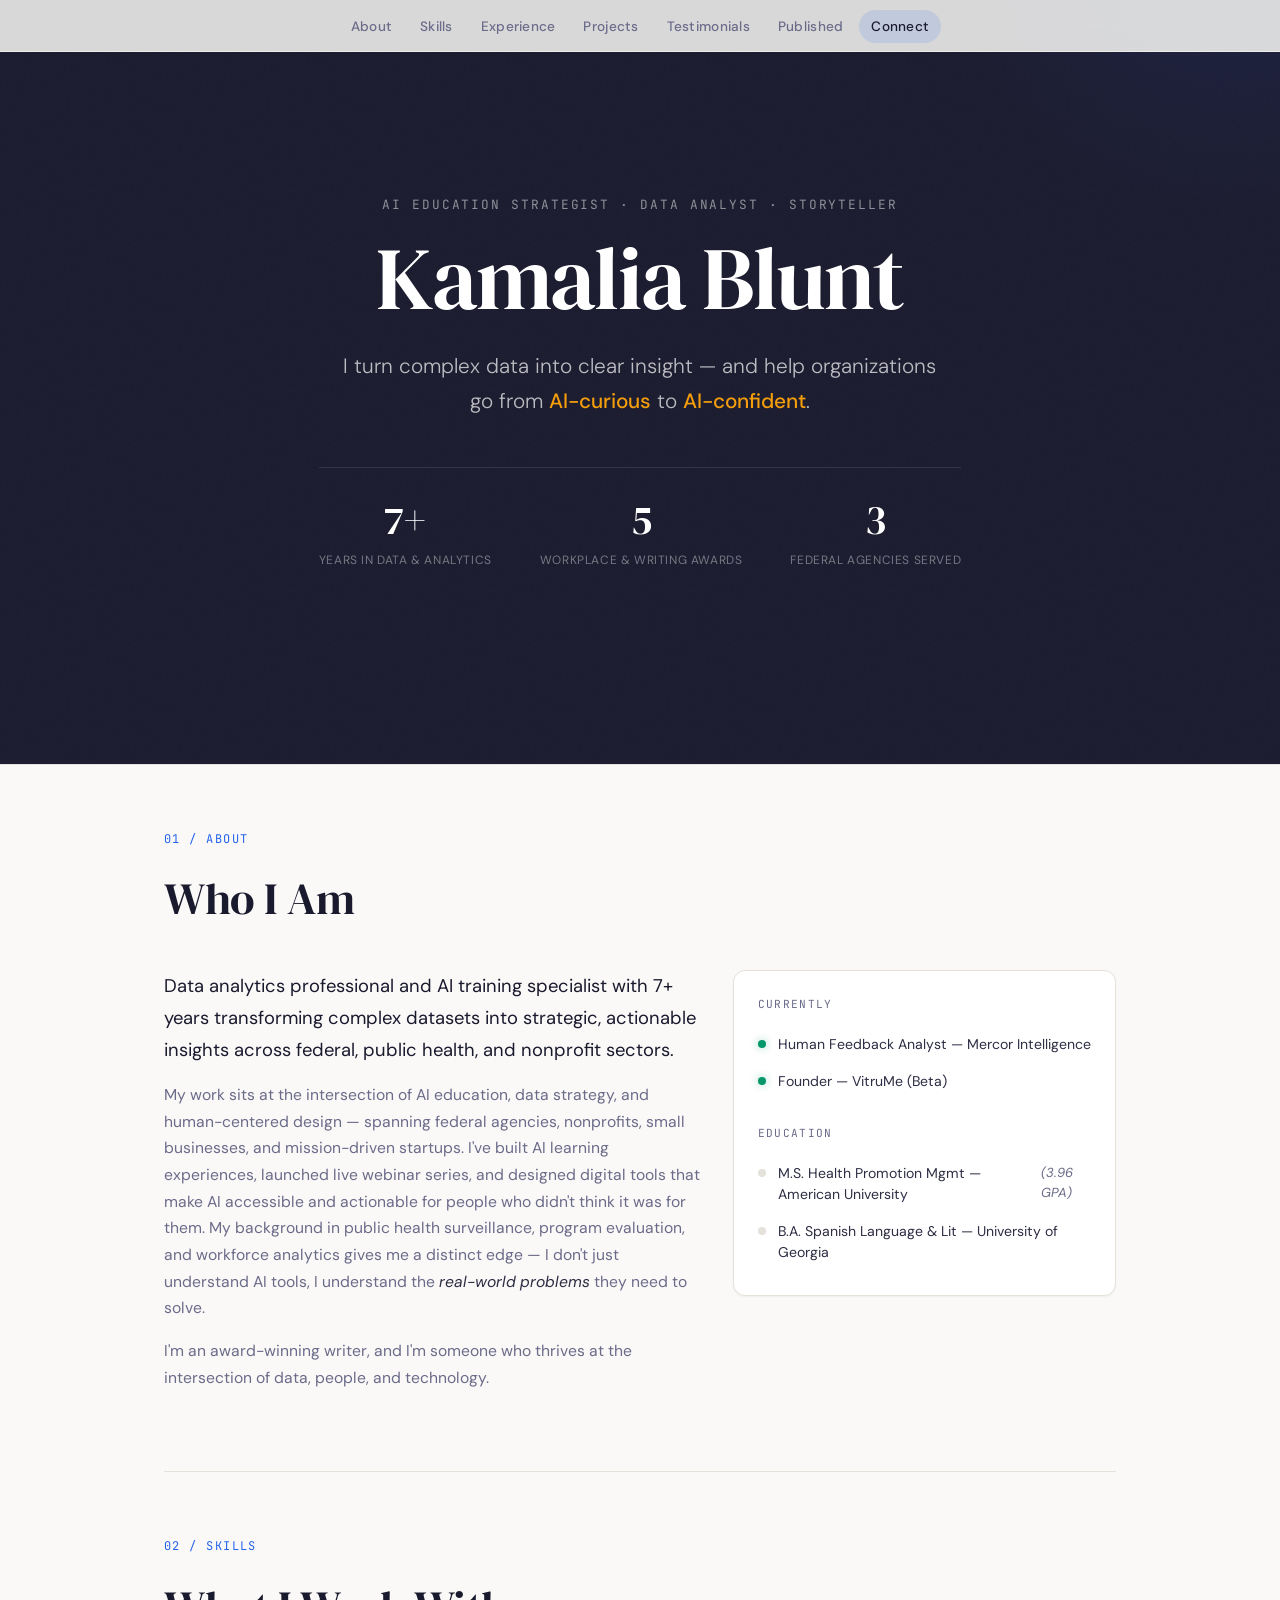
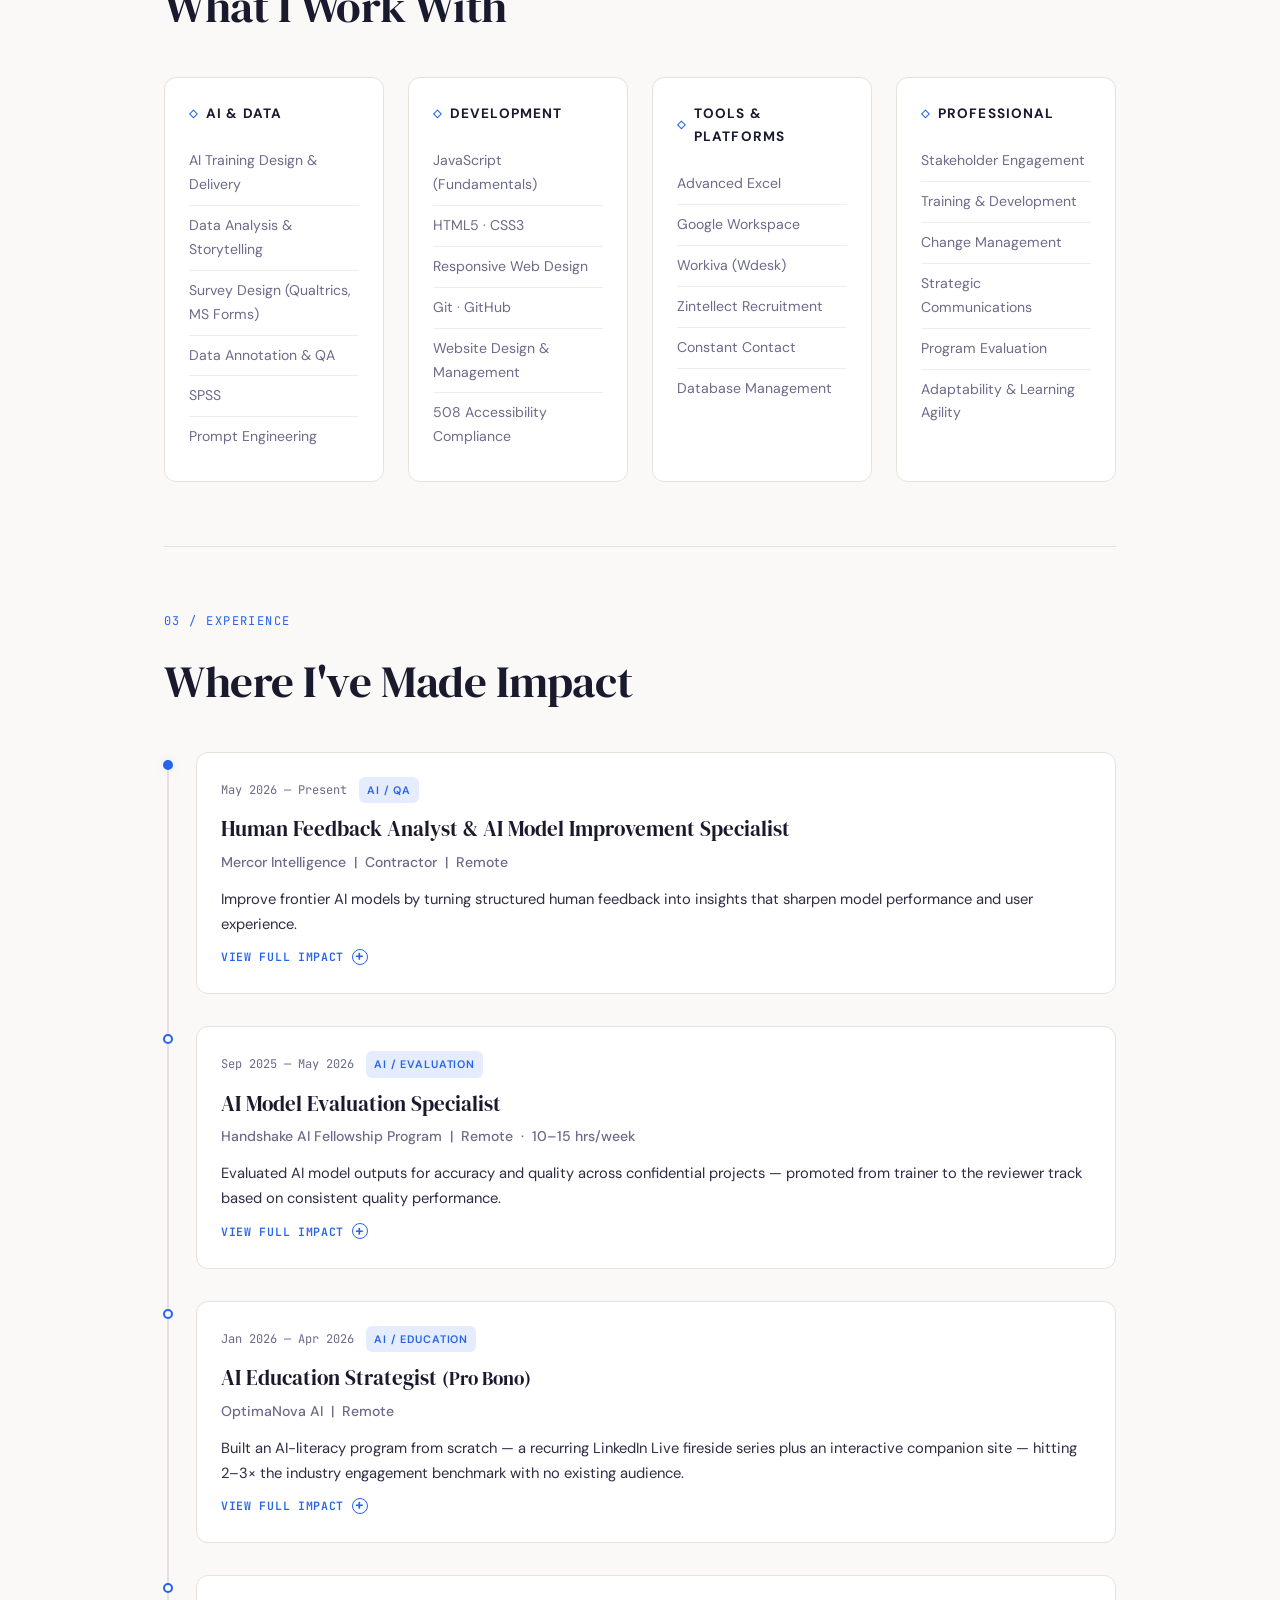
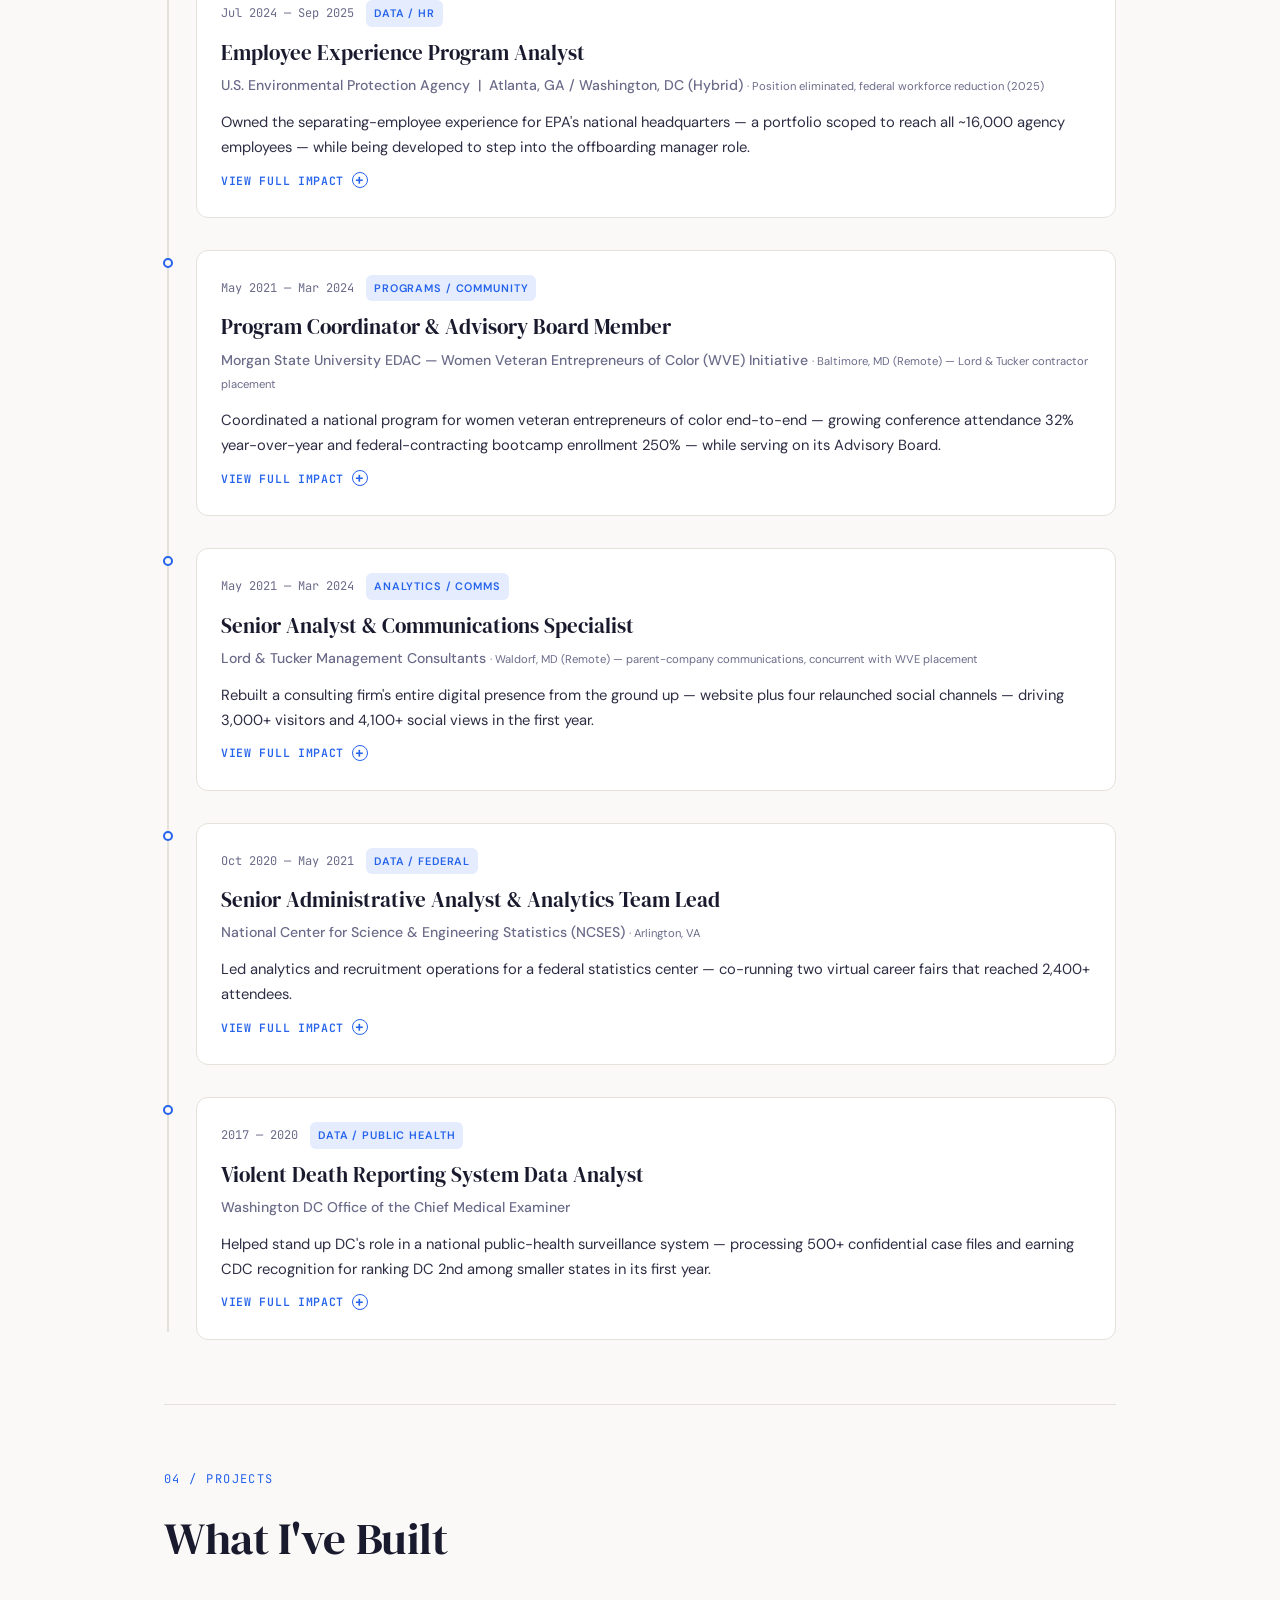
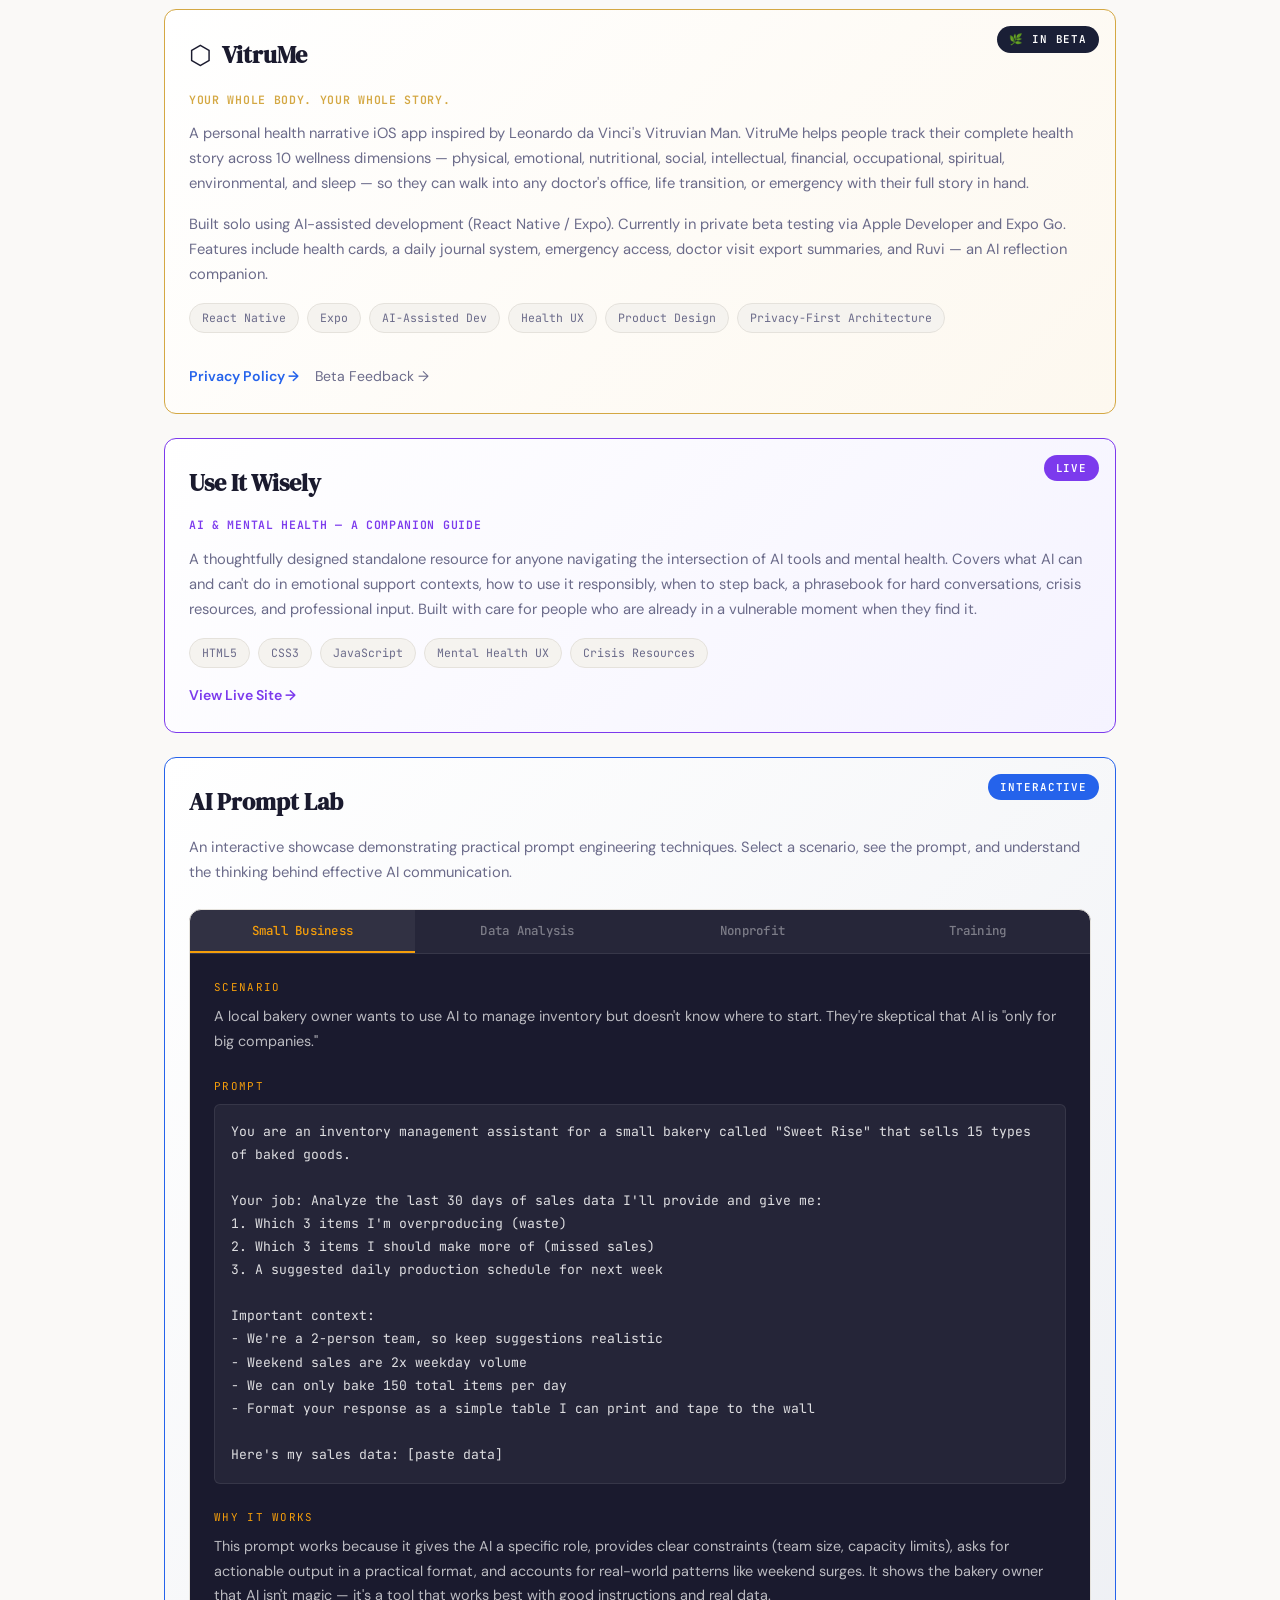
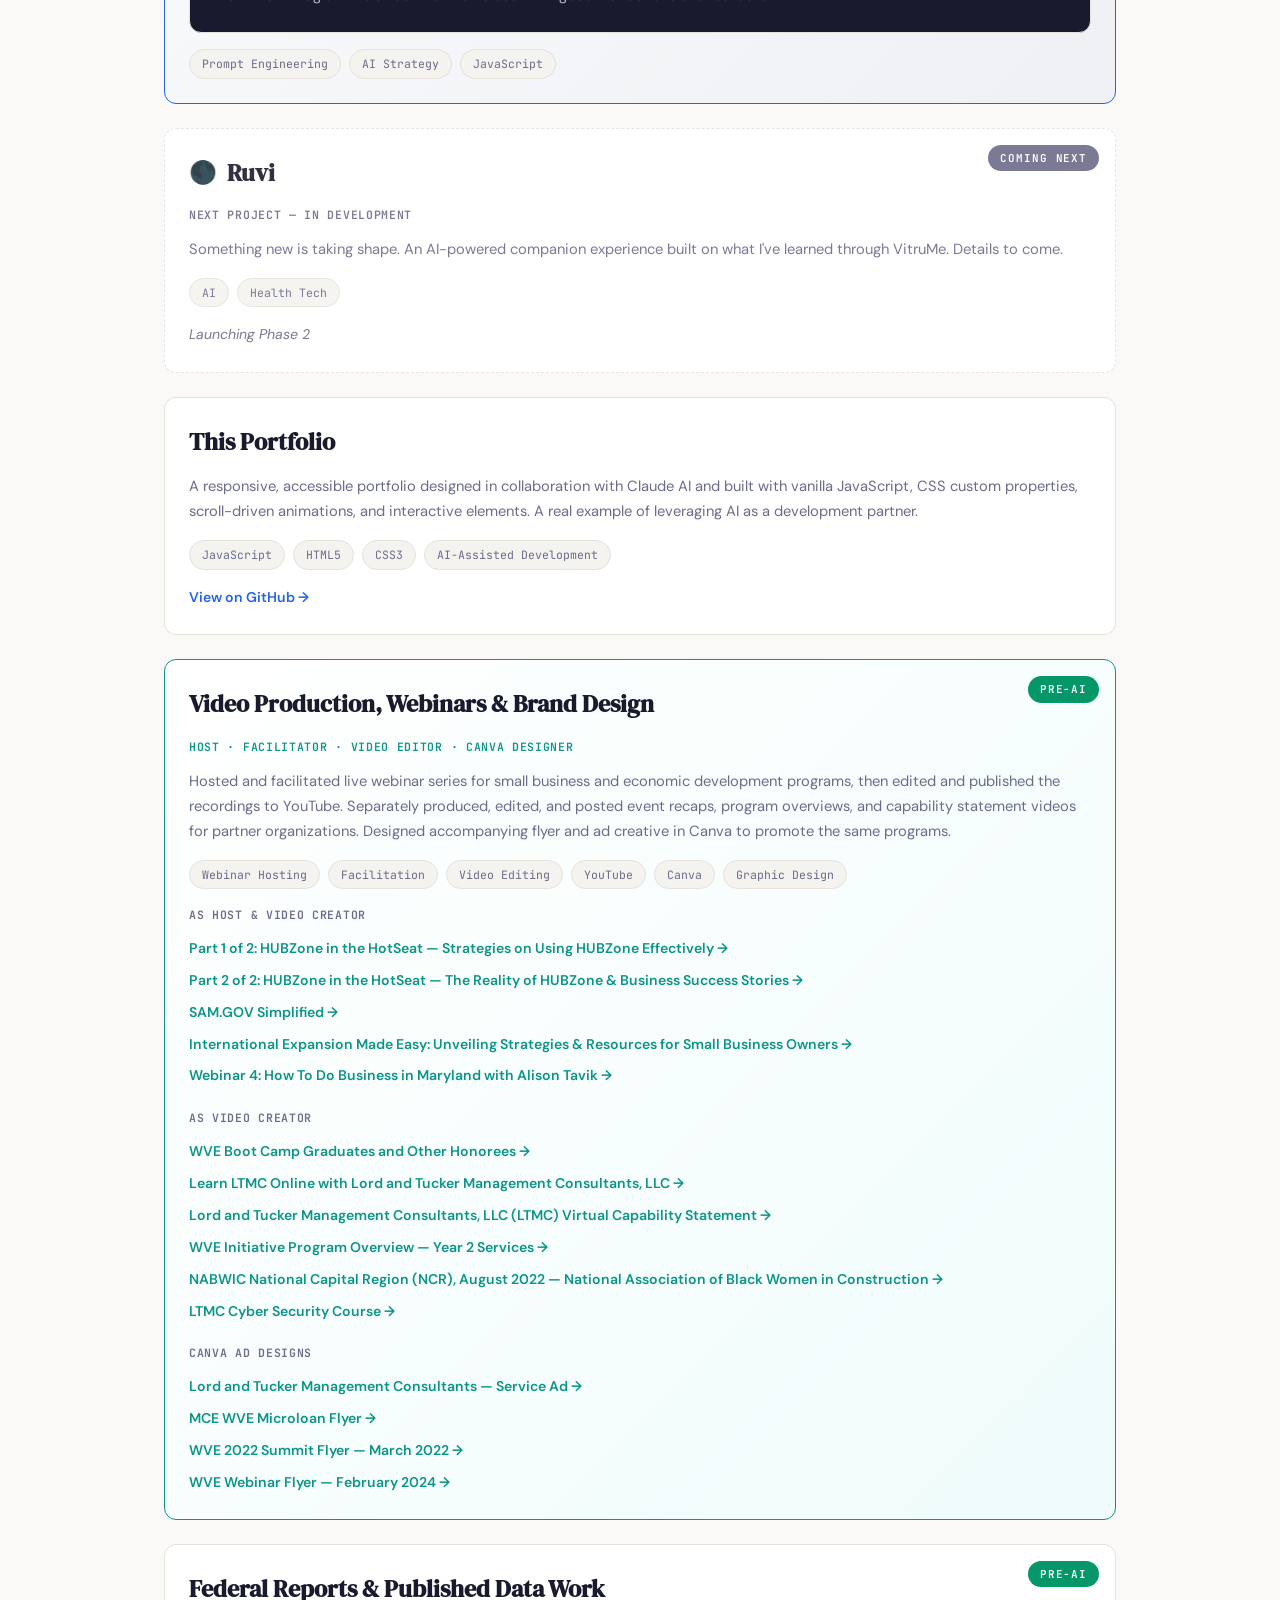
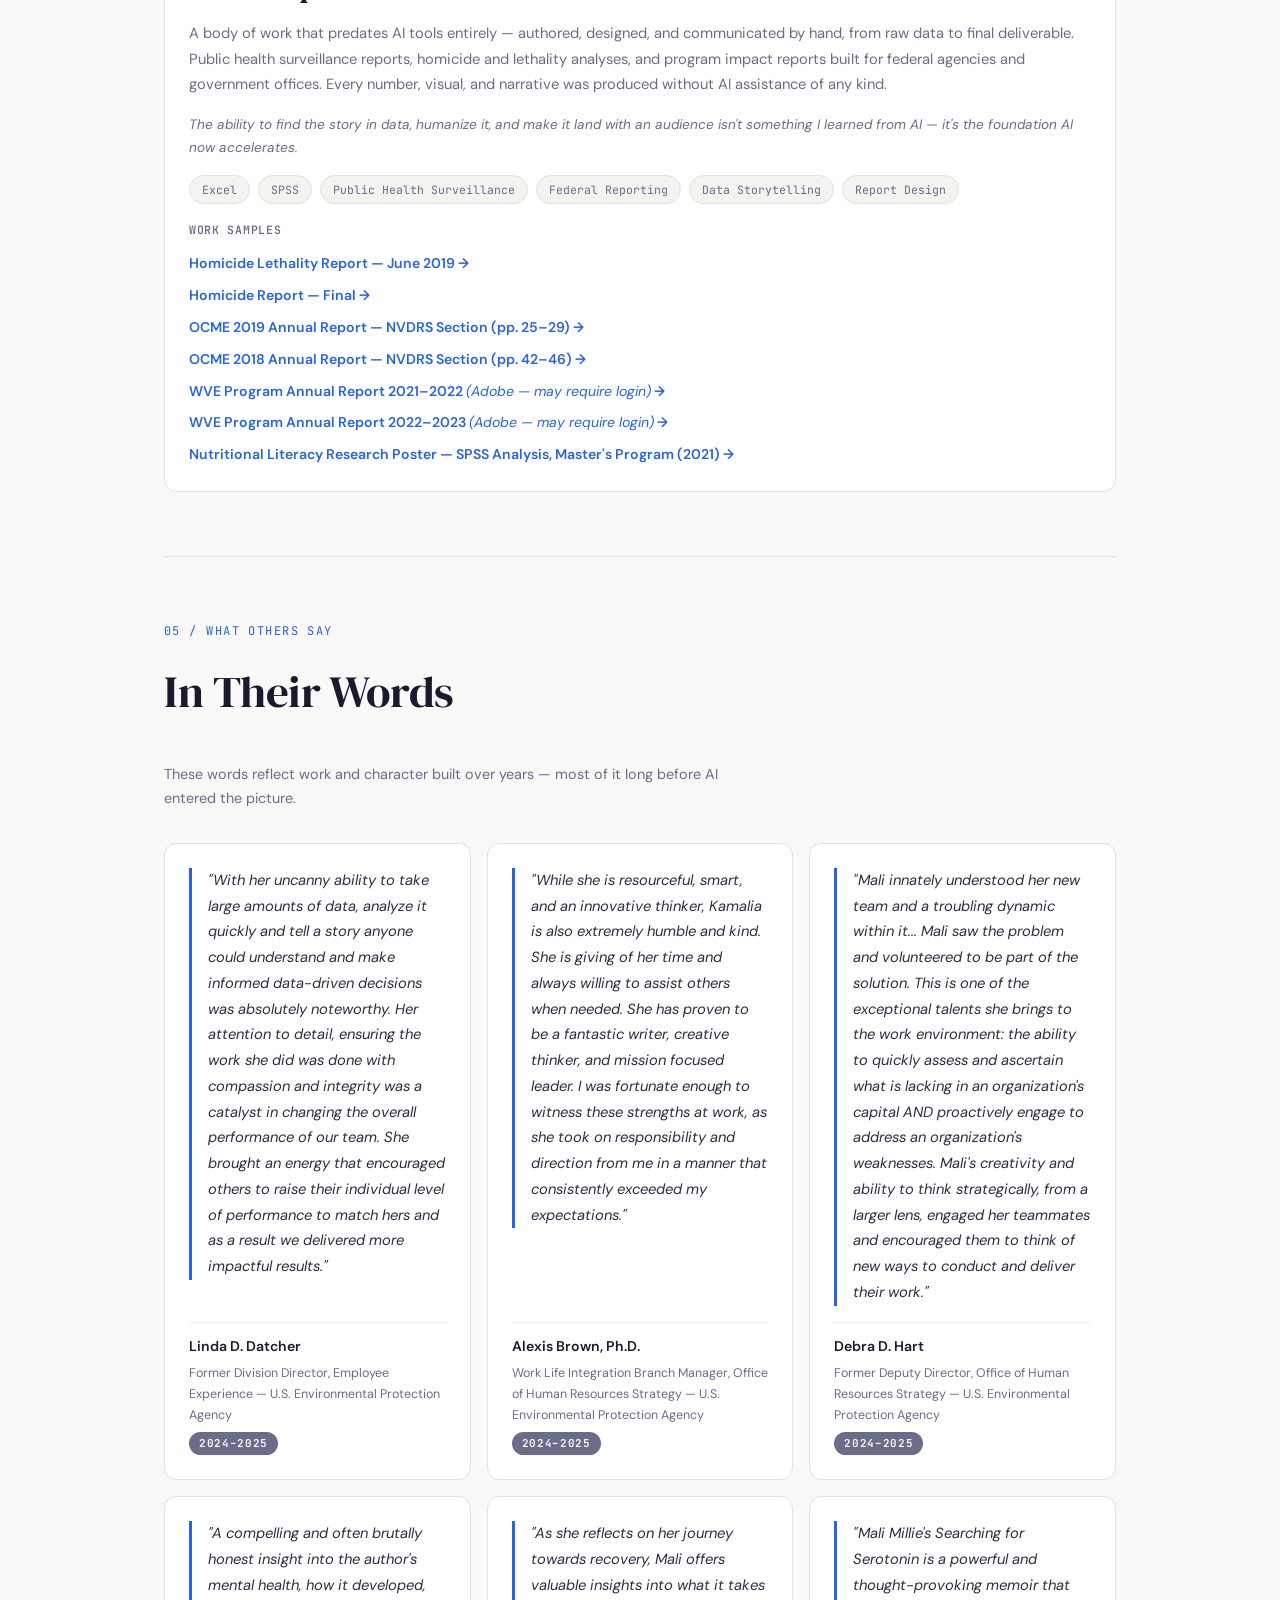
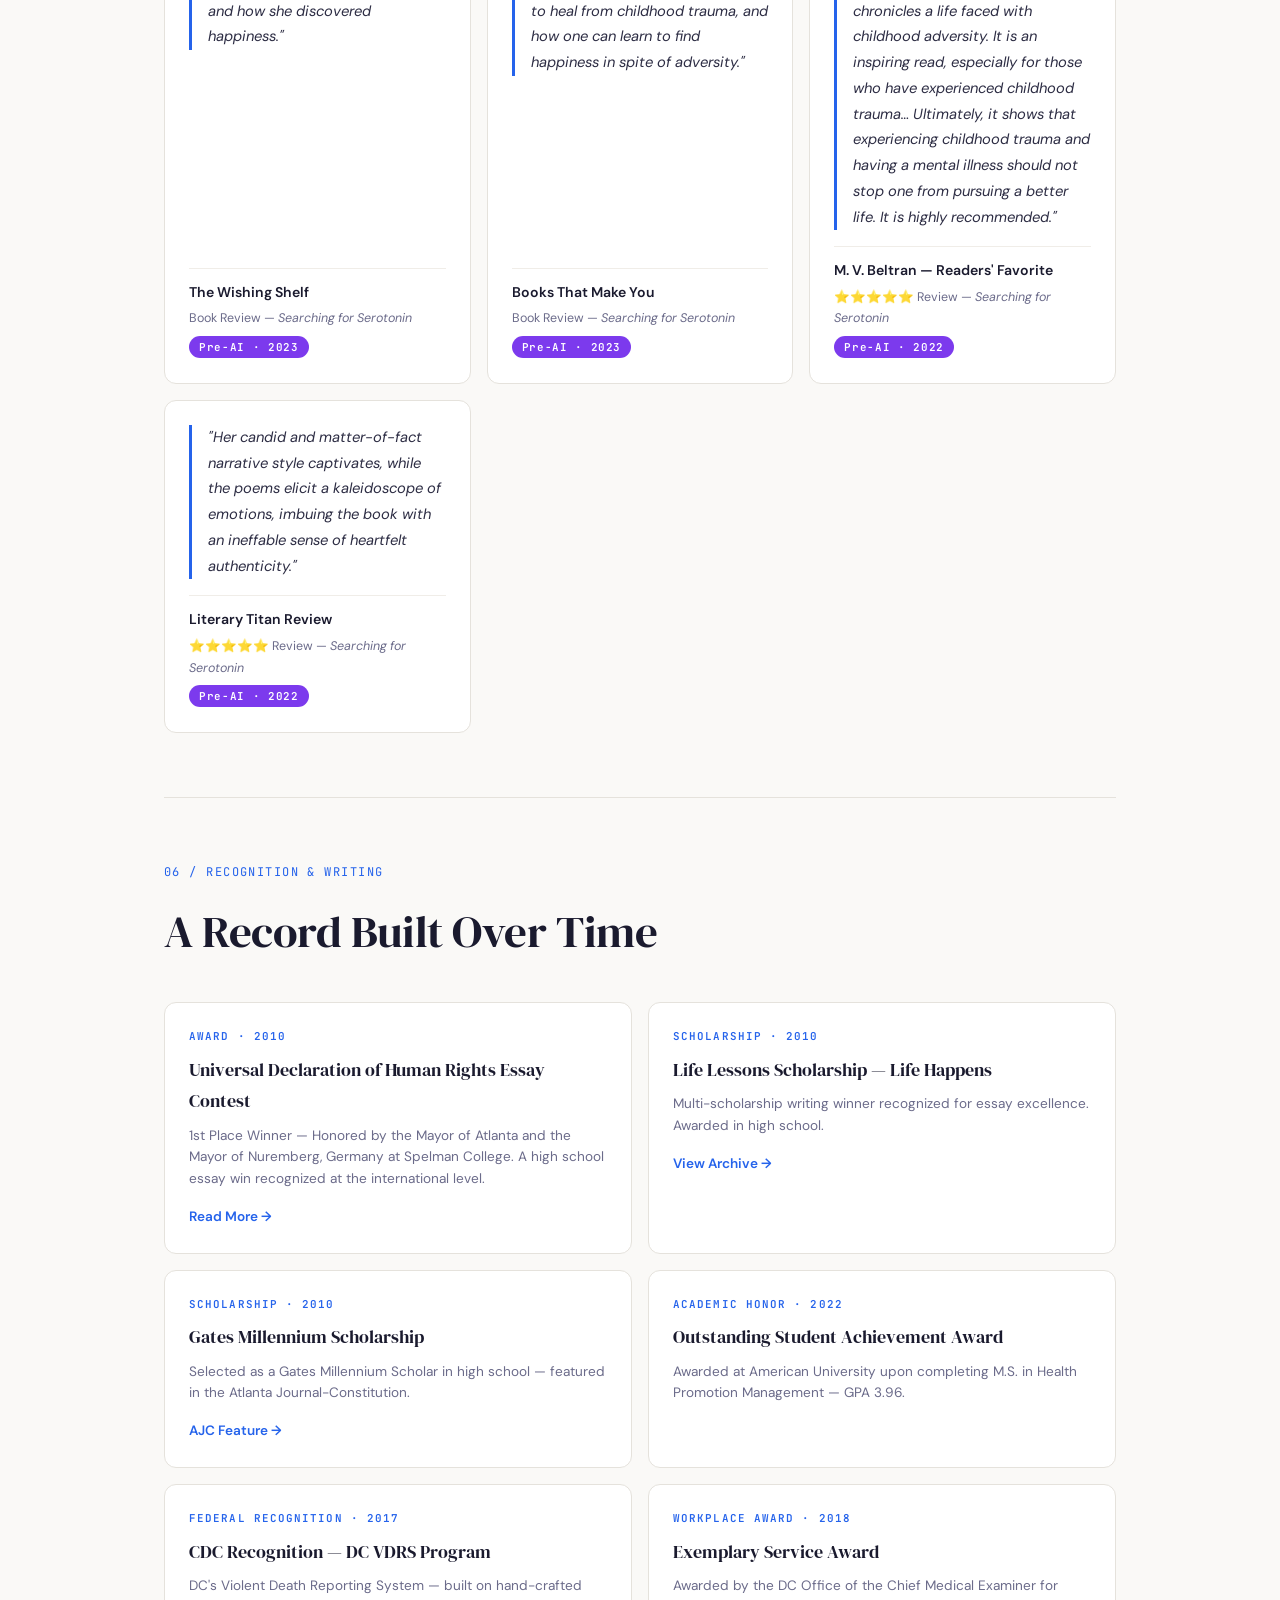
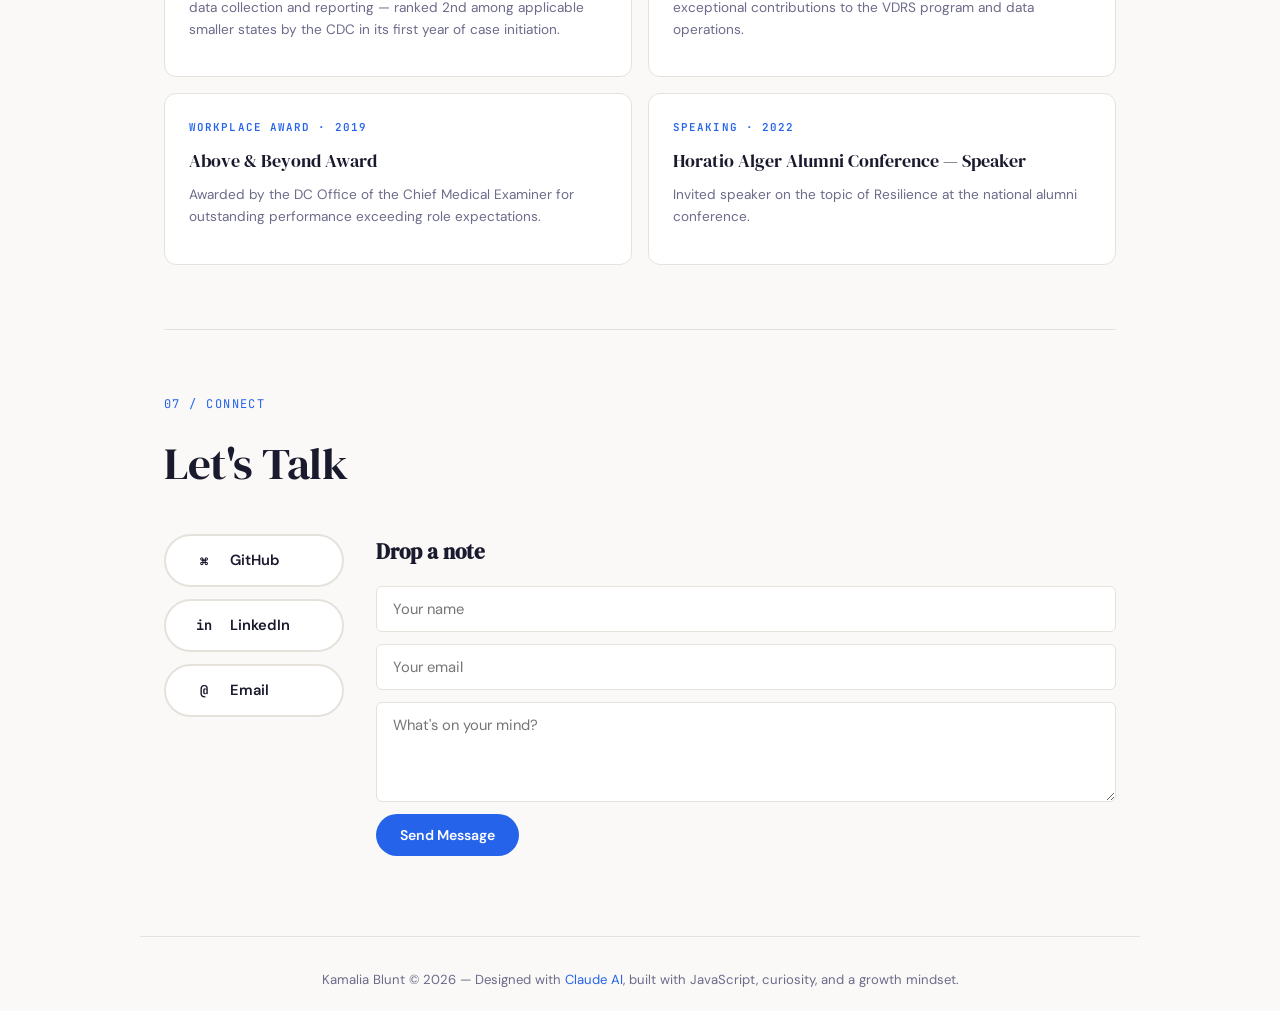
<file: index.html>
<!DOCTYPE html>
<html lang="en">
<head>
    <title>Kamalia Blunt — People, AI & Product Portfolio</title>
    <meta charset="UTF-8">
    <meta name="viewport" content="width=device-width, initial-scale=1.0">
    <link rel="preconnect" href="https://fonts.googleapis.com">
    <link rel="preconnect" href="https://fonts.gstatic.com" crossorigin>
    <link href="https://fonts.googleapis.com/css2?family=DM+Serif+Display&family=DM+Sans:wght@300;400;500;600;700&family=JetBrains+Mono:wght@400;500&display=swap" rel="stylesheet">
<style>
/* ===== DESIGN TOKENS ===== */
:root {
    /* Palette: warm neutrals with a sharp blue accent */
    --ink: #1a1a2e;
    --ink-light: #2d2d44;
    --ink-muted: #6b6b8a;
    --paper: #faf9f7;
    --paper-warm: #f5f3ef;
    --paper-cool: #eef0f4;
    --accent: #2563eb;
    --accent-hover: #1d4ed8;
    --accent-glow: rgba(37, 99, 235, 0.12);
    --accent-warm: #f59e0b;
    --success: #059669;
    --surface: #ffffff;
    --border: #e5e2dc;
    --border-light: #f0ede8;

    /* Typography */
    --font-display: 'DM Serif Display', Georgia, serif;
    --font-body: 'DM Sans', -apple-system, sans-serif;
    --font-mono: 'JetBrains Mono', 'Fira Code', monospace;

    /* Spacing scale */
    --sp-1: 0.25rem;
    --sp-2: 0.5rem;
    --sp-3: 0.75rem;
    --sp-4: 1rem;
    --sp-6: 1.5rem;
    --sp-8: 2rem;
    --sp-12: 3rem;
    --sp-16: 4rem;
    --sp-24: 6rem;

    /* Radius */
    --r-sm: 6px;
    --r-md: 12px;
    --r-lg: 20px;
    --r-full: 100px;

    /* Shadows */
    --shadow-sm: 0 1px 2px rgba(26,26,46,0.05);
    --shadow-md: 0 4px 12px rgba(26,26,46,0.08);
    --shadow-lg: 0 12px 32px rgba(26,26,46,0.1);
    --shadow-glow: 0 0 30px rgba(37, 99, 235, 0.15);
}

/* ===== RESET & BASE ===== */
*, *::before, *::after {
    margin: 0;
    padding: 0;
    box-sizing: border-box;
}

html {
    scroll-behavior: smooth;
    scroll-padding-top: 80px;
}

body {
    font-family: var(--font-body);
    background: var(--paper);
    color: var(--ink);
    line-height: 1.7;
    -webkit-font-smoothing: antialiased;
    overflow-x: hidden;
}

::selection {
    background: var(--accent);
    color: white;
}

/* ===== NAV ===== */
header {
    position: fixed;
    top: 0;
    left: 0;
    right: 0;
    z-index: 1000;
    background: rgba(250, 249, 247, 0.85);
    backdrop-filter: blur(20px);
    -webkit-backdrop-filter: blur(20px);
    border-bottom: 1px solid var(--border-light);
}

.nav-menu {
    display: flex;
    justify-content: center;
    list-style: none;
    gap: var(--sp-1);
    padding: var(--sp-3) var(--sp-4);
    max-width: 800px;
    margin: 0 auto;
}

.nav-menu a {
    color: var(--ink-muted);
    text-decoration: none;
    font-size: 0.85rem;
    font-weight: 500;
    padding: var(--sp-2) var(--sp-3);
    border-radius: var(--r-full);
    transition: all 0.25s ease;
    letter-spacing: 0.02em;
}

.nav-menu a:hover,
.nav-menu a.active {
    color: var(--ink);
    background: var(--accent-glow);
}

/* ===== HERO ===== */
.hero {
    position: relative;
    min-height: 85vh;
    display: flex;
    align-items: center;
    justify-content: center;
    padding: var(--sp-24) var(--sp-4);
    background: var(--ink);
    color: white;
    overflow: hidden;
}

.hero-grain {
    position: absolute;
    inset: 0;
    opacity: 0.04;
    background-image: url("data:image/svg+xml,%3Csvg viewBox='0 0 256 256' xmlns='http://www.w3.org/2000/svg'%3E%3Cfilter id='noise'%3E%3CfeTurbulence type='fractalNoise' baseFrequency='0.9' numOctaves='4' stitchTiles='stitch'/%3E%3C/filter%3E%3Crect width='100%25' height='100%25' filter='url(%23noise)'/%3E%3C/svg%3E");
    background-size: 200px;
    pointer-events: none;
}

.hero::before {
    content: '';
    position: absolute;
    top: -50%;
    right: -20%;
    width: 600px;
    height: 600px;
    background: radial-gradient(circle, var(--accent) 0%, transparent 70%);
    opacity: 0.12;
    border-radius: 50%;
    pointer-events: none;
}

.hero-content {
    position: relative;
    max-width: 800px;
    text-align: center;
}

.hero-eyebrow {
    font-family: var(--font-mono);
    font-size: 0.8rem;
    letter-spacing: 0.15em;
    text-transform: uppercase;
    color: rgba(255,255,255,0.5);
    margin-bottom: var(--sp-4);
    font-weight: 400;
}

.hero h1 {
    font-family: var(--font-display);
    font-size: clamp(3rem, 8vw, 5.5rem);
    font-weight: 400;
    line-height: 1.05;
    margin-bottom: var(--sp-6);
    letter-spacing: -0.02em;
}

.hero-tagline {
    font-size: clamp(1.05rem, 2.2vw, 1.3rem);
    color: rgba(255,255,255,0.7);
    max-width: 600px;
    margin: 0 auto var(--sp-12);
    line-height: 1.7;
    font-weight: 300;
}

.highlight {
    color: var(--accent-warm);
    font-weight: 500;
}

.hero-stats {
    display: flex;
    justify-content: center;
    gap: var(--sp-12);
    padding-top: var(--sp-8);
    border-top: 1px solid rgba(255,255,255,0.1);
}

.stat {
    text-align: center;
}

.stat-number {
    font-family: var(--font-display);
    font-size: 2.5rem;
    display: inline;
    line-height: 1;
}

.stat-suffix {
    font-family: var(--font-display);
    font-size: 2.5rem;
    line-height: 1;
}

.stat-label {
    display: block;
    font-size: 0.75rem;
    color: rgba(255,255,255,0.4);
    margin-top: var(--sp-2);
    letter-spacing: 0.05em;
    text-transform: uppercase;
}

/* ===== MAIN & SECTIONS ===== */
main {
    max-width: 1000px;
    margin: 0 auto;
    padding: 0 var(--sp-6);
}

section {
    padding: var(--sp-16) 0;
    border-bottom: 1px solid var(--border);
}

section:last-child {
    border-bottom: none;
}

.section-label {
    font-family: var(--font-mono);
    font-size: 0.75rem;
    letter-spacing: 0.12em;
    text-transform: uppercase;
    color: var(--accent);
    display: block;
    margin-bottom: var(--sp-3);
}

h2 {
    font-family: var(--font-display);
    font-size: clamp(2rem, 4vw, 2.8rem);
    font-weight: 400;
    margin-bottom: var(--sp-8);
    letter-spacing: -0.01em;
    color: var(--ink);
}

/* ===== ABOUT ===== */
.about-grid {
    display: grid;
    grid-template-columns: 1.4fr 1fr;
    gap: var(--sp-8);
    align-items: start;
}

.about-text .lead {
    font-size: 1.15rem;
    line-height: 1.75;
    color: var(--ink);
    margin-bottom: var(--sp-4);
    font-weight: 400;
}

.about-text p {
    color: var(--ink-muted);
    margin-bottom: var(--sp-4);
    font-size: 0.98rem;
}

.about-text strong {
    color: var(--ink);
    font-weight: 600;
}

.about-text em {
    font-style: italic;
    color: var(--ink-light);
}

.about-card {
    background: var(--surface);
    border: 1px solid var(--border);
    border-radius: var(--r-md);
    padding: var(--sp-6);
    box-shadow: var(--shadow-sm);
}

.about-card-header {
    font-family: var(--font-mono);
    font-size: 0.7rem;
    text-transform: uppercase;
    letter-spacing: 0.12em;
    color: var(--ink-muted);
    margin-bottom: var(--sp-3);
}

.about-card-item {
    display: flex;
    align-items: flex-start;
    gap: var(--sp-3);
    padding: var(--sp-2) 0;
    font-size: 0.88rem;
    color: var(--ink-light);
    line-height: 1.5;
}

.about-card-item em {
    color: var(--ink-muted);
    font-size: 0.82rem;
}

.about-card-dot {
    width: 8px;
    height: 8px;
    border-radius: 50%;
    background: var(--border);
    flex-shrink: 0;
    margin-top: 6px;
}

.about-card-dot.active {
    background: var(--success);
    box-shadow: 0 0 8px rgba(5, 150, 105, 0.4);
}

/* ===== SKILLS ===== */
.skills-grid {
    display: grid;
    grid-template-columns: repeat(4, 1fr);
    gap: var(--sp-6);
}

.skill-category {
    background: var(--surface);
    border: 1px solid var(--border);
    border-radius: var(--r-md);
    padding: var(--sp-6);
    transition: all 0.3s ease;
}

.skill-category:hover {
    box-shadow: var(--shadow-md);
    border-color: var(--accent);
    transform: translateY(-2px);
}

.skill-cat-title {
    font-family: var(--font-body);
    font-size: 0.85rem;
    font-weight: 700;
    text-transform: uppercase;
    letter-spacing: 0.08em;
    color: var(--ink);
    margin-bottom: var(--sp-4);
    display: flex;
    align-items: center;
    gap: var(--sp-2);
}

.skill-icon {
    color: var(--accent);
    font-size: 0.7rem;
}

.skill-category ul {
    list-style: none;
}

.skill-category li {
    padding: var(--sp-2) 0;
    font-size: 0.88rem;
    color: var(--ink-muted);
    border-bottom: 1px solid var(--border-light);
    transition: color 0.2s ease;
}

.skill-category li:last-child {
    border-bottom: none;
}

.skill-category:hover li {
    color: var(--ink-light);
}

/* ===== EXPERIENCE / TIMELINE ===== */
.timeline {
    position: relative;
    padding-left: var(--sp-8);
}

.timeline::before {
    content: '';
    position: absolute;
    left: 3px;
    top: 8px;
    bottom: 8px;
    width: 2px;
    background: var(--border);
}

.timeline-item {
    position: relative;
    margin-bottom: var(--sp-8);
}

.timeline-item:last-child {
    margin-bottom: 0;
}

.timeline-marker {
    position: absolute;
    left: calc(-1 * var(--sp-8) + -1px);
    top: 8px;
    width: 10px;
    height: 10px;
    border-radius: 50%;
    background: var(--paper);
    border: 2px solid var(--accent);
    z-index: 1;
}

.timeline-item:first-child .timeline-marker {
    background: var(--accent);
    box-shadow: 0 0 10px var(--accent-glow);
}

.timeline-content {
    background: var(--surface);
    border: 1px solid var(--border);
    border-radius: var(--r-md);
    padding: var(--sp-6);
    transition: all 0.3s ease;
}

.timeline-content:hover {
    box-shadow: var(--shadow-md);
    transform: translateX(4px);
}

.job-meta {
    display: flex;
    gap: var(--sp-3);
    align-items: center;
    margin-bottom: var(--sp-2);
    flex-wrap: wrap;
}

.job-date {
    font-family: var(--font-mono);
    font-size: 0.75rem;
    color: var(--ink-muted);
}

.job-tag {
    font-size: 0.68rem;
    font-weight: 600;
    text-transform: uppercase;
    letter-spacing: 0.08em;
    color: var(--accent);
    background: var(--accent-glow);
    padding: var(--sp-1) var(--sp-2);
    border-radius: var(--r-sm);
}

.timeline-content h3 {
    font-family: var(--font-display);
    font-size: 1.3rem;
    font-weight: 400;
    margin-bottom: var(--sp-1);
}

.job-org {
    font-size: 0.88rem;
    color: var(--ink-muted);
    margin-bottom: var(--sp-3);
    font-weight: 500;
}

.job-desc {
    font-size: 0.9rem;
    color: var(--ink-muted);
    line-height: 1.7;
}

/* Summary + expandable impact details */
.job-summary {
    font-size: 0.92rem;
    color: var(--ink-light);
    line-height: 1.7;
}

.job-toggle {
    display: inline-flex;
    align-items: center;
    gap: var(--sp-2);
    margin-top: var(--sp-3);
    background: none;
    border: none;
    padding: 0;
    cursor: pointer;
    font-family: var(--font-mono);
    font-size: 0.72rem;
    font-weight: 600;
    letter-spacing: 0.06em;
    text-transform: uppercase;
    color: var(--accent);
    transition: color 0.2s ease;
}

.job-toggle:hover {
    color: var(--accent-hover);
}

.job-toggle-icon {
    display: inline-flex;
    align-items: center;
    justify-content: center;
    width: 16px;
    height: 16px;
    border: 1px solid var(--accent);
    border-radius: 50%;
    font-size: 0.9rem;
    line-height: 1;
    transition: transform 0.3s ease;
}

.job-toggle[aria-expanded="true"] .job-toggle-icon {
    transform: rotate(45deg);
}

.job-details {
    list-style: none;
    max-height: 0;
    overflow: hidden;
    opacity: 0;
    margin-top: 0;
    padding-left: 0;
    transition: max-height 0.4s ease, opacity 0.3s ease, margin-top 0.3s ease;
}

.job-details.open {
    max-height: 1400px;
    opacity: 1;
    margin-top: var(--sp-4);
}

.job-details li {
    position: relative;
    padding: var(--sp-2) 0 var(--sp-2) var(--sp-4);
    font-size: 0.88rem;
    color: var(--ink-muted);
    line-height: 1.6;
    border-bottom: 1px solid var(--border-light);
}

.job-details li:last-child {
    border-bottom: none;
}

.job-details li::before {
    content: '▸';
    position: absolute;
    left: 0;
    top: calc(var(--sp-2) + 1px);
    color: var(--accent);
    font-size: 0.75rem;
}

/* ===== PROJECTS ===== */
.projects-grid {
    display: grid;
    grid-template-columns: 1fr;
    gap: var(--sp-6);
}

.project-card {
    background: var(--surface);
    border: 1px solid var(--border);
    border-radius: var(--r-md);
    padding: var(--sp-6);
    transition: all 0.3s ease;
    position: relative;
}

.project-card:hover {
    box-shadow: var(--shadow-md);
}

.project-card.featured {
    border-color: var(--accent);
    background: linear-gradient(135deg, var(--surface) 0%, var(--paper-cool) 100%);
}

.project-card-badge {
    position: absolute;
    top: var(--sp-4);
    right: var(--sp-4);
    font-family: var(--font-mono);
    font-size: 0.68rem;
    font-weight: 600;
    text-transform: uppercase;
    letter-spacing: 0.08em;
    color: white;
    background: var(--accent);
    padding: var(--sp-1) var(--sp-3);
    border-radius: var(--r-full);
}

.project-card h3 {
    font-family: var(--font-display);
    font-size: 1.5rem;
    margin-bottom: var(--sp-3);
}

.project-desc {
    color: var(--ink-muted);
    font-size: 0.92rem;
    margin-bottom: var(--sp-4);
    line-height: 1.7;
}

.project-tech {
    display: flex;
    flex-wrap: wrap;
    gap: var(--sp-2);
    margin-top: var(--sp-4);
}

.project-tech span {
    font-family: var(--font-mono);
    font-size: 0.72rem;
    padding: var(--sp-1) var(--sp-3);
    background: var(--paper-warm);
    border: 1px solid var(--border);
    border-radius: var(--r-full);
    color: var(--ink-muted);
}

.project-link {
    display: inline-block;
    margin-top: var(--sp-4);
    font-size: 0.88rem;
    font-weight: 600;
    color: var(--accent);
    text-decoration: none;
    transition: color 0.2s ease;
}

.project-link:hover {
    color: var(--accent-hover);
}

.project-link.muted {
    color: var(--ink-muted);
    font-weight: 400;
    font-style: italic;
}

/* ===== AI PROMPT LAB ===== */
.prompt-lab {
    margin-top: var(--sp-6);
    border: 1px solid var(--border);
    border-radius: var(--r-md);
    overflow: hidden;
    background: var(--ink);
    color: white;
}

.prompt-tabs {
    display: flex;
    background: rgba(255,255,255,0.05);
    border-bottom: 1px solid rgba(255,255,255,0.08);
    overflow-x: auto;
}

.prompt-tab {
    flex: 1;
    padding: var(--sp-3) var(--sp-4);
    font-family: var(--font-mono);
    font-size: 0.78rem;
    font-weight: 500;
    background: none;
    border: none;
    color: rgba(255,255,255,0.4);
    cursor: pointer;
    transition: all 0.25s ease;
    white-space: nowrap;
    letter-spacing: 0.02em;
    border-bottom: 2px solid transparent;
}

.prompt-tab:hover {
    color: rgba(255,255,255,0.7);
    background: rgba(255,255,255,0.03);
}

.prompt-tab.active {
    color: var(--accent-warm);
    border-bottom-color: var(--accent-warm);
    background: rgba(255,255,255,0.05);
}

.prompt-display {
    padding: var(--sp-6);
}

.prompt-section {
    margin-bottom: var(--sp-6);
}

.prompt-section:last-child {
    margin-bottom: 0;
}

.prompt-label {
    font-family: var(--font-mono);
    font-size: 0.68rem;
    text-transform: uppercase;
    letter-spacing: 0.12em;
    color: var(--accent-warm);
    display: block;
    margin-bottom: var(--sp-2);
}

.prompt-section p {
    color: rgba(255,255,255,0.7);
    font-size: 0.9rem;
    line-height: 1.7;
}

.prompt-section pre {
    background: rgba(255,255,255,0.05);
    border: 1px solid rgba(255,255,255,0.08);
    border-radius: var(--r-sm);
    padding: var(--sp-4);
    overflow-x: auto;
}

.prompt-section code {
    font-family: var(--font-mono);
    font-size: 0.82rem;
    color: rgba(255,255,255,0.85);
    white-space: pre-wrap;
    line-height: 1.7;
}

/* ===== TESTIMONIALS ===== */
.testimonials-grid {
    display: grid;
    grid-template-columns: repeat(3, 1fr);
    gap: var(--sp-4);
    grid-auto-rows: auto;
}

.testimonial {
    background: var(--surface);
    border: 1px solid var(--border);
    border-radius: var(--r-md);
    padding: var(--sp-6);
    transition: all 0.3s ease;
    display: flex;
    flex-direction: column;
    justify-content: space-between;
}

.testimonial:hover {
    box-shadow: var(--shadow-md);
    transform: translateY(-2px);
}

.testimonial blockquote {
    margin: 0;
    position: relative;
    padding-left: var(--sp-4);
    border-left: 3px solid var(--accent);
}

.testimonial blockquote p {
    font-size: 0.92rem;
    color: var(--ink-light);
    line-height: 1.75;
    font-style: italic;
}

.testimonial-author {
    margin-top: var(--sp-4);
    padding-top: var(--sp-3);
    border-top: 1px solid var(--border-light);
}

.testimonial-name {
    display: block;
    font-weight: 600;
    font-size: 0.88rem;
    color: var(--ink);
}

.testimonial-role {
    display: block;
    font-size: 0.78rem;
    color: var(--ink-muted);
    margin-top: var(--sp-1);
}

/* ===== PUBLISHED WORK ===== */
.published-grid {
    display: grid;
    grid-template-columns: repeat(2, 1fr);
    gap: var(--sp-4);
}

.published-item {
    background: var(--surface);
    border: 1px solid var(--border);
    border-radius: var(--r-md);
    padding: var(--sp-6);
    transition: all 0.3s ease;
}

.published-item:hover {
    box-shadow: var(--shadow-md);
    transform: translateY(-2px);
}

.published-item.placeholder {
    border-style: dashed;
    opacity: 0.6;
}

.published-type {
    font-family: var(--font-mono);
    font-size: 0.68rem;
    text-transform: uppercase;
    letter-spacing: 0.1em;
    color: var(--accent);
    font-weight: 600;
    display: block;
    margin-bottom: var(--sp-2);
}

.published-item h3 {
    font-family: var(--font-display);
    font-size: 1.15rem;
    margin-bottom: var(--sp-2);
    font-weight: 400;
}

.published-item p {
    font-size: 0.85rem;
    color: var(--ink-muted);
    line-height: 1.6;
    margin-bottom: var(--sp-3);
}

.published-link {
    font-size: 0.85rem;
    font-weight: 600;
    color: var(--accent);
    text-decoration: none;
    transition: color 0.2s;
}

.published-link:hover {
    color: var(--accent-hover);
}

/* ===== CONNECT ===== */
.connect-grid {
    display: grid;
    grid-template-columns: auto 1fr;
    gap: var(--sp-8);
    align-items: start;
}

.connect-links {
    display: flex;
    flex-direction: column;
    gap: var(--sp-3);
}

.connect-btn {
    display: flex;
    align-items: center;
    gap: var(--sp-3);
    padding: var(--sp-3) var(--sp-6);
    border-radius: var(--r-full);
    text-decoration: none;
    font-weight: 600;
    font-size: 0.92rem;
    transition: all 0.3s ease;
    border: 2px solid var(--border);
    color: var(--ink);
    background: var(--surface);
    min-width: 180px;
}

.connect-btn:hover {
    transform: translateY(-2px);
    box-shadow: var(--shadow-md);
}

.connect-btn.github:hover {
    background: var(--ink);
    color: white;
    border-color: var(--ink);
}

.connect-btn.linkedin:hover {
    background: var(--accent);
    color: white;
    border-color: var(--accent);
}

.connect-btn.email:hover {
    background: var(--success);
    color: white;
    border-color: var(--success);
}

.connect-icon {
    font-family: var(--font-mono);
    font-weight: 700;
    font-size: 0.85rem;
    width: 28px;
    text-align: center;
}

/* ===== CONTACT FORM ===== */
.connect-form-area h3 {
    font-family: var(--font-display);
    font-size: 1.3rem;
    margin-bottom: var(--sp-4);
}

.contact-form {
    display: flex;
    flex-direction: column;
    gap: var(--sp-3);
}

.contact-form input,
.contact-form textarea {
    padding: var(--sp-3) var(--sp-4);
    font-family: var(--font-body);
    font-size: 0.92rem;
    border: 1.5px solid var(--border);
    border-radius: var(--r-sm);
    background: var(--surface);
    color: var(--ink);
    transition: all 0.25s ease;
    outline: none;
}

.contact-form input:focus,
.contact-form textarea:focus {
    border-color: var(--accent);
    box-shadow: 0 0 0 3px var(--accent-glow);
}

.contact-form textarea {
    min-height: 100px;
    resize: vertical;
}

.contact-form button {
    align-self: flex-start;
    padding: var(--sp-3) var(--sp-6);
    background: var(--accent);
    color: white;
    border: none;
    border-radius: var(--r-full);
    font-family: var(--font-body);
    font-size: 0.88rem;
    font-weight: 600;
    cursor: pointer;
    transition: all 0.25s ease;
}

.contact-form button:hover {
    background: var(--accent-hover);
    transform: translateY(-2px);
    box-shadow: var(--shadow-md);
}

/* ===== MESSAGE LIST ===== */
.message-list {
    list-style: none;
    margin-top: var(--sp-4);
}

.message-list li {
    display: flex;
    align-items: center;
    gap: var(--sp-3);
    padding: var(--sp-3) var(--sp-4);
    background: var(--paper-warm);
    border-radius: var(--r-sm);
    margin-bottom: var(--sp-2);
    font-size: 0.88rem;
    border: 1px solid var(--border-light);
    animation: slideIn 0.3s ease;
}

.message-list li a {
    font-weight: 600;
    color: var(--accent);
    text-decoration: none;
}

.message-list li span {
    flex: 1;
    color: var(--ink-muted);
}

.message-list li button {
    background: none;
    border: none;
    color: var(--ink-muted);
    cursor: pointer;
    font-size: 0.78rem;
    font-family: var(--font-mono);
    padding: var(--sp-1) var(--sp-2);
    border-radius: var(--r-sm);
    transition: all 0.2s ease;
}

.message-list li button:hover {
    background: rgba(0,0,0,0.05);
    color: var(--ink);
}

/* ===== FOOTER ===== */
footer {
    text-align: center;
    padding: var(--sp-8) var(--sp-4);
    color: var(--ink-muted);
    font-size: 0.82rem;
    border-top: 1px solid var(--border);
    max-width: 1000px;
    margin: 0 auto;
}

/* ===== ANIMATIONS ===== */
@keyframes slideIn {
    from { opacity: 0; transform: translateY(10px); }
    to { opacity: 1; transform: translateY(0); }
}

/* Scroll-reveal base (JS adds .visible) */
.reveal {
    opacity: 0;
    transform: translateY(20px);
    transition: opacity 0.6s ease, transform 0.6s ease;
}

.reveal.visible {
    opacity: 1;
    transform: translateY(0);
}

/* ===== RESPONSIVE ===== */

/* Tablet */
@media (max-width: 900px) {
    .about-grid {
        grid-template-columns: 1fr;
    }
    
    .skills-grid {
        grid-template-columns: repeat(2, 1fr);
    }

    .published-grid {
        grid-template-columns: 1fr;
    }

    .testimonials-grid {
        grid-template-columns: 1fr;
    }

    .connect-grid {
        grid-template-columns: 1fr;
    }

    .connect-links {
        flex-direction: row;
        flex-wrap: wrap;
    }

    .hero-stats {
        gap: var(--sp-6);
    }
}

/* Mobile */
@media (max-width: 600px) {
    .hero {
        min-height: 70vh;
        padding: calc(var(--sp-24) + 40px) var(--sp-4) var(--sp-16);
    }

    .hero h1 {
        font-size: 2.5rem;
    }

    .hero-stats {
        flex-direction: column;
        gap: var(--sp-4);
        align-items: center;
    }

    .stat-number, .stat-suffix {
        font-size: 2rem;
    }

    .skills-grid {
        grid-template-columns: 1fr;
    }

    .nav-menu {
        gap: 0;
        padding: var(--sp-2);
    }

    .nav-menu a {
        font-size: 0.75rem;
        padding: var(--sp-2) var(--sp-2);
    }

    main {
        padding: 0 var(--sp-4);
    }

    section {
        padding: var(--sp-8) 0;
    }

    h2 {
        font-size: 1.8rem;
    }

    .timeline {
        padding-left: var(--sp-6);
    }

    .timeline-marker {
        left: calc(-1 * var(--sp-6) + -1px);
    }

    .prompt-tabs {
        flex-wrap: nowrap;
    }

    .prompt-tab {
        padding: var(--sp-2) var(--sp-3);
        font-size: 0.7rem;
    }

    .connect-links {
        flex-direction: column;
    }

    .connect-btn {
        min-width: unset;
    }
}
</style></head>
<body>

    <!-- ===== FLOATING NAV ===== -->
    <header>
        <nav>
            <ul class="nav-menu">
                <li><a href="#about">About</a></li>
                <li><a href="#skills">Skills</a></li>
                <li><a href="#experience">Experience</a></li>
                <li><a href="#projects">Projects</a></li>
                <li><a href="#testimonials">Testimonials</a></li>
                <li><a href="#published">Published</a></li>
                <li><a href="#connect">Connect</a></li>
            </ul>
        </nav>
    </header>

    <!-- ===== HERO ===== -->
    <section class="hero">
        <div class="hero-grain"></div>
        <div class="hero-content">
            <p class="hero-eyebrow">AI Education Strategist · Data Analyst · Storyteller</p>
            <h1>Kamalia Blunt</h1>
            <p class="hero-tagline">I turn complex data into clear insight — and help organizations go from <span class="highlight">AI-curious</span> to <span class="highlight">AI-confident</span>.</p>
            <div class="hero-stats">
                <div class="stat">
                    <span class="stat-number" data-target="7">0</span><span class="stat-suffix">+</span>
                    <span class="stat-label">Years in Data & Analytics</span>
                </div>
                <div class="stat">
                    <span class="stat-number" data-target="5">0</span>
                    <span class="stat-label">Workplace & Writing Awards</span>
                </div>
                <div class="stat">
                    <span class="stat-number" data-target="3">0</span>
                    <span class="stat-label">Federal Agencies Served</span>
                </div>
            </div>
        </div>
    </section>

    <main>

    <!-- ===== ABOUT ===== -->
    <section id="about">
        <span class="section-label">01 / About</span>
        <h2>Who I Am</h2>
        <div class="about-grid">
            <div class="about-text">
                <p class="lead">Data analytics professional and AI training specialist with 7+ years transforming complex datasets into strategic, actionable insights across federal, public health, and nonprofit sectors.</p>
                <p>My work sits at the intersection of AI education, data strategy, and human-centered design — spanning federal agencies, nonprofits, small businesses, and mission-driven startups. I've built AI learning experiences, launched live webinar series, and designed digital tools that make AI accessible and actionable for people who didn't think it was for them. My background in public health surveillance, program evaluation, and workforce analytics gives me a distinct edge — I don't just understand AI tools, I understand the <em>real-world problems</em> they need to solve.</p>
                <p>I'm an award-winning writer, and I'm someone who thrives at the intersection of data, people, and technology.</p>
            </div>
            <div class="about-card">
                <div class="about-card-header">Currently</div>
                <div class="about-card-item">
                    <span class="about-card-dot active"></span>
                    Human Feedback Analyst — Mercor Intelligence
                </div>
                <div class="about-card-item">
                    <span class="about-card-dot active"></span>
                    Founder — VitruMe (Beta)
                </div>

                <div class="about-card-header" style="margin-top: 1.5rem;">Education</div>
                <div class="about-card-item">
                    <span class="about-card-dot"></span>
                    M.S. Health Promotion Mgmt — American University <em>(3.96 GPA)</em>
                </div>
                <div class="about-card-item">
                    <span class="about-card-dot"></span>
                    B.A. Spanish Language & Lit — University of Georgia
                </div>
            </div>
        </div>
    </section>

    <!-- ===== SKILLS ===== -->
    <section id="skills">
        <span class="section-label">02 / Skills</span>
        <h2>What I Work With</h2>
        <div class="skills-grid">
            <div class="skill-category">
                <h3 class="skill-cat-title"><span class="skill-icon">◇</span> AI & Data</h3>
                <ul>
                    <li>AI Training Design & Delivery</li>
                    <li>Data Analysis & Storytelling</li>
                    <li>Survey Design (Qualtrics, MS Forms)</li>
                    <li>Data Annotation & QA</li>
                    <li>SPSS</li>
                    <li>Prompt Engineering</li>
                </ul>
            </div>
            <div class="skill-category">
                <h3 class="skill-cat-title"><span class="skill-icon">◇</span> Development</h3>
                <ul>
                    <li>JavaScript (Fundamentals)</li>
                    <li>HTML5 · CSS3</li>
                    <li>Responsive Web Design</li>
                    <li>Git · GitHub</li>
                    <li>Website Design & Management</li>
                    <li>508 Accessibility Compliance</li>
                </ul>
            </div>
            <div class="skill-category">
                <h3 class="skill-cat-title"><span class="skill-icon">◇</span> Tools & Platforms</h3>
                <ul>
                    <li>Advanced Excel</li>
                    <li>Google Workspace</li>
                    <li>Workiva (Wdesk)</li>
                    <li>Zintellect Recruitment</li>
                    <li>Constant Contact</li>
                    <li>Database Management</li>
                </ul>
            </div>
            <div class="skill-category">
                <h3 class="skill-cat-title"><span class="skill-icon">◇</span> Professional</h3>
                <ul>
                    <li>Stakeholder Engagement</li>
                    <li>Training & Development</li>
                    <li>Change Management</li>
                    <li>Strategic Communications</li>
                    <li>Program Evaluation</li>
                    <li>Adaptability &amp; Learning Agility</li>
                </ul>
            </div>
        </div>
    </section>

    <!-- ===== EXPERIENCE ===== -->
    <section id="experience">
        <span class="section-label">03 / Experience</span>
        <h2>Where I've Made Impact</h2>
        <div class="timeline">
            <div class="timeline-item">
                <div class="timeline-marker"></div>
                <div class="timeline-content">
                    <div class="job-meta">
                        <span class="job-date">May 2026 — Present</span>
                        <span class="job-tag">AI / QA</span>
                    </div>
                    <h3>Human Feedback Analyst & AI Model Improvement Specialist</h3>
                    <p class="job-org">Mercor Intelligence &nbsp;|&nbsp; Contractor &nbsp;|&nbsp; Remote</p>
                    <p class="job-summary">Improve frontier AI models by turning structured human feedback into insights that sharpen model performance and user experience.</p>
                    <button class="job-toggle" aria-expanded="false" aria-controls="impact-mercor"><span class="job-toggle-label">View full impact</span><span class="job-toggle-icon" aria-hidden="true">+</span></button>
                    <ul class="job-details" id="impact-mercor">
                        <li>Conduct qualitative assessments of AI-generated outputs, applying structured QA methodology to evaluate accuracy, tone, and reliability.</li>
                        <li>Identify recurring patterns in model behavior and translate them into clear, actionable guidance for iterative improvement.</li>
                        <li>Bring domain expertise to nuanced evaluation cases where context and human judgment matter most.</li>
                    </ul>
                </div>
            </div>
            <div class="timeline-item">
                <div class="timeline-marker"></div>
                <div class="timeline-content">
                    <div class="job-meta">
                        <span class="job-date">Sep 2025 — May 2026</span>
                        <span class="job-tag">AI / Evaluation</span>
                    </div>
                    <h3>AI Model Evaluation Specialist</h3>
                    <p class="job-org">Handshake AI Fellowship Program &nbsp;|&nbsp; Remote &nbsp;·&nbsp; 10–15 hrs/week</p>
                    <p class="job-summary">Evaluated AI model outputs for accuracy and quality across confidential projects — promoted from trainer to the reviewer track based on consistent quality performance.</p>
                    <button class="job-toggle" aria-expanded="false" aria-controls="impact-handshake"><span class="job-toggle-label">View full impact</span><span class="job-toggle-icon" aria-hidden="true">+</span></button>
                    <ul class="job-details" id="impact-handshake">
                        <li>Applied systematic QA processes to evaluate AI model outputs for accuracy and quality across multiple confidential projects.</li>
                        <li>Promoted from the trainer track to the reviewer track based on consistent quality performance.</li>
                    </ul>
                </div>
            </div>
            <div class="timeline-item">
                <div class="timeline-marker"></div>
                <div class="timeline-content">
                    <div class="job-meta">
                        <span class="job-date">Jan 2026 — Apr 2026</span>
                        <span class="job-tag">AI / Education</span>
                    </div>
                    <h3>AI Education Strategist <span style="font-weight:400;font-size:0.9em;">(Pro Bono)</span></h3>
                    <p class="job-org">OptimaNova AI &nbsp;|&nbsp; Remote</p>
                    <p class="job-summary">Built an AI-literacy program from scratch — a recurring LinkedIn Live fireside series plus an interactive companion site — hitting 2–3× the industry engagement benchmark with no existing audience.</p>
                    <button class="job-toggle" aria-expanded="false" aria-controls="impact-optimanova"><span class="job-toggle-label">View full impact</span><span class="job-toggle-icon" aria-hidden="true">+</span></button>
                    <ul class="job-details" id="impact-optimanova">
                        <li>Designed and launched <em>"AI on Thursdays,"</em> a recurring LinkedIn Live fireside-chat series, from scratch — wrote the run-of-show, hosted and interviewed the founder, and produced the debut episode: 238 video views and 31 live attendees, 2–3× the industry benchmark with no existing email list.</li>
                        <li>Planned a post-session content and clipping strategy to extend each episode's reach across LinkedIn and YouTube Shorts.</li>
                        <li>Built <em>"AI Unlocked,"</em> an interactive companion website with a Prompt Lab, AI Tool Scorecard, and an "Audit the AI" critical-thinking module — extending each live session into a self-serve resource.</li>
                        <li>Segmented all content across 5 distinct learner types spanning the skepticism-to-adoption spectrum, so opposers, skeptics, and optimists each had a tailored entry point.</li>
                    </ul>
                </div>
            </div>
            <div class="timeline-item">
                <div class="timeline-marker"></div>
                <div class="timeline-content">
                    <div class="job-meta">
                        <span class="job-date">Jul 2024 — Sep 2025</span>
                        <span class="job-tag">Data / HR</span>
                    </div>
                    <h3>Employee Experience Program Analyst</h3>
                    <p class="job-org">U.S. Environmental Protection Agency &nbsp;|&nbsp; Atlanta, GA / Washington, DC (Hybrid) <span style="font-size:0.8em;color:var(--ink-muted);font-weight:400;">· Position eliminated, federal workforce reduction (2025)</span></p>
                    <p class="job-summary">Owned the separating-employee experience for EPA's national headquarters — a portfolio scoped to reach all ~16,000 agency employees — while being developed to step into the offboarding manager role.</p>
                    <button class="job-toggle" aria-expanded="false" aria-controls="impact-epa"><span class="job-toggle-label">View full impact</span><span class="job-toggle-icon" aria-hidden="true">+</span></button>
                    <ul class="job-details" id="impact-epa">
                        <li>Owned the separating-employee experience for EPA headquarters — scoped to reach all ~16,000 agency employees — while being developed to step into the offboarding manager role, handling sensitive employee information with discretion.</li>
                        <li>Overhauled a 2007-era agency-wide exit survey that couldn't inform strategy, adding questions on transfer destination, role type (researchers, directors, leadership), and tenure — so leadership could see what talent was leaving, not just why.</li>
                        <li>Executed a change-management study — interviewing HR headquarters, offboarding managers, and regional HR partners alongside the division director and offboarding office manager — and co-authored a proposal to fix bottlenecks, including a centralized portal to track each employee's full offboarding lifecycle in place of a siloed, email-based process.</li>
                        <li>Designed the feedback loop for the agency's stay-interview (retention) program and produced the training video and script on how to conduct a proper stay interview.</li>
                        <li>Invited by the division director to lead the survey and program-evaluation component of an inclusive leadership development program she created — building the ongoing feedback loop used to improve it.</li>
                    </ul>
                </div>
            </div>
            <div class="timeline-item">
                <div class="timeline-marker"></div>
                <div class="timeline-content">
                    <div class="job-meta">
                        <span class="job-date">May 2021 — Mar 2024</span>
                        <span class="job-tag">Programs / Community</span>
                    </div>
                    <h3>Program Coordinator &amp; Advisory Board Member</h3>
                    <p class="job-org">Morgan State University EDAC — Women Veteran Entrepreneurs of Color (WVE) Initiative <span style="font-size:0.8em;color:var(--ink-muted);font-weight:400;">· Baltimore, MD (Remote) — Lord &amp; Tucker contractor placement</span></p>
                    <p class="job-summary">Coordinated a national program for women veteran entrepreneurs of color end-to-end — growing conference attendance 32% year-over-year and federal-contracting bootcamp enrollment 250% — while serving on its Advisory Board.</p>
                    <button class="job-toggle" aria-expanded="false" aria-controls="impact-morgan"><span class="job-toggle-label">View full impact</span><span class="job-toggle-icon" aria-hidden="true">+</span></button>
                    <ul class="job-details" id="impact-morgan">
                        <li>Hosted and facilitated 8+ virtual webinars end-to-end: speaker recruitment, registration logistics, live day-of facilitation on Hopin and Zoom, and recording distribution via YouTube.</li>
                        <li>Recruited, onboarded, and sustained relationships with a rotating roster of volunteer speakers, subject-matter experts, and Advisory Board members who returned across multiple program cycles to guide and energize the WVE community.</li>
                        <li>Tracked registration-to-attendance conversion and post-event satisfaction/sentiment as recurring operational metrics — registrants grew from 263 to 411 and attendees from 159 to 210 (32% growth) year-over-year, and federal contracting bootcamp registrants grew 250% (16 to 56 per cohort) over the same period.</li>
                        <li>Built and maintained a Constant Contact newsletter and post-conference speaker/attendee workbooks from scratch, sustaining a year-round community communication cadence between events.</li>
                        <li>Served on the Primary Planning Committee and Advisory Board alongside senior representatives from federal and state agencies, shaping strategic program decisions each year.</li>
                        <li>Owned 100% of data collection and impact reporting for the initiative; findings directly informed 25+ federal, state, and corporate partnerships and shaped programming for subsequent years.</li>
                        <li>Diagnosed a mid-program survey design flaw, corrected it, and documented lessons learned — closing the loop between community feedback and next-cycle programming decisions.</li>
                        <li>Maintained version control across 90%+ of program documents while personally QA-reviewing content before it went to partners and attendees.</li>
                    </ul>
                </div>
            </div>
            <div class="timeline-item">
                <div class="timeline-marker"></div>
                <div class="timeline-content">
                    <div class="job-meta">
                        <span class="job-date">May 2021 — Mar 2024</span>
                        <span class="job-tag">Analytics / Comms</span>
                    </div>
                    <h3>Senior Analyst &amp; Communications Specialist</h3>
                    <p class="job-org">Lord &amp; Tucker Management Consultants <span style="font-size:0.8em;color:var(--ink-muted);font-weight:400;">· Waldorf, MD (Remote) — parent-company communications, concurrent with WVE placement</span></p>
                    <p class="job-summary">Rebuilt a consulting firm's entire digital presence from the ground up — website plus four relaunched social channels — driving 3,000+ visitors and 4,100+ social views in the first year.</p>
                    <button class="job-toggle" aria-expanded="false" aria-controls="impact-ltmc"><span class="job-toggle-label">View full impact</span><span class="job-toggle-icon" aria-hidden="true">+</span></button>
                    <ul class="job-details" id="impact-ltmc">
                        <li>Rebuilt the company's digital presence from the ground up — redesigned the website and established/relaunched its LinkedIn, YouTube, Facebook, and Instagram identities — growing traffic to 3,000+ site visitors and 4,100+ social views within the first year.</li>
                        <li>Owned the editorial calendar and produced website copy, blog posts, press releases, newsletters, and brochures for internal and external stakeholders.</li>
                        <li>Represented executive leadership by organizing and facilitating webinars, conference calls, and meetings; mentored junior staff on communications best practices.</li>
                        <li>Pursued Section 508 Trusted Tester Training through the Department of Homeland Security to improve accessibility compliance across company materials.</li>
                    </ul>
                </div>
            </div>
            <div class="timeline-item">
                <div class="timeline-marker"></div>
                <div class="timeline-content">
                    <div class="job-meta">
                        <span class="job-date">Oct 2020 — May 2021</span>
                        <span class="job-tag">Data / Federal</span>
                    </div>
                    <h3>Senior Administrative Analyst &amp; Analytics Team Lead</h3>
                    <p class="job-org">National Center for Science &amp; Engineering Statistics (NCSES) <span style="font-size:0.8em;color:var(--ink-muted);font-weight:400;">· Arlington, VA</span></p>
                    <p class="job-summary">Led analytics and recruitment operations for a federal statistics center — co-running two virtual career fairs that reached 2,400+ attendees.</p>
                    <button class="job-toggle" aria-expanded="false" aria-controls="impact-nsf"><span class="job-toggle-label">View full impact</span><span class="job-toggle-icon" aria-hidden="true">+</span></button>
                    <ul class="job-details" id="impact-nsf">
                        <li>Led a 4-person analytics team to build a dashboard tracking million-dollar funding obligations across NCSES divisions.</li>
                        <li>Co-led 2 virtual career fairs reaching 2,400+ attendees, coordinating registration, hiring-manager logistics, and live programming.</li>
                        <li>Managed multi-division recruitment communications and built tracking systems for candidate and onboarding status across the fair pipeline.</li>
                    </ul>
                </div>
            </div>
            <div class="timeline-item">
                <div class="timeline-marker"></div>
                <div class="timeline-content">
                    <div class="job-meta">
                        <span class="job-date">2017 — 2020</span>
                        <span class="job-tag">Data / Public Health</span>
                    </div>
                    <h3>Violent Death Reporting System Data Analyst</h3>
                    <p class="job-org">Washington DC Office of the Chief Medical Examiner</p>
                    <p class="job-summary">Helped stand up DC's role in a national public-health surveillance system — processing 500+ confidential case files and earning CDC recognition for ranking DC 2nd among smaller states in its first year.</p>
                    <button class="job-toggle" aria-expanded="false" aria-controls="impact-ocme"><span class="job-toggle-label">View full impact</span><span class="job-toggle-icon" aria-hidden="true">+</span></button>
                    <ul class="job-details" id="impact-ocme">
                        <li>Processed and analyzed 500+ confidential case files with accuracy and discretion.</li>
                        <li>Trained and co-supervised a team of data abstractors.</li>
                        <li>Facilitated multi-agency collaboration across DC Metro Police, the Department of Forensic Sciences, and DC Health.</li>
                        <li>Earned the Exemplary Service Award (2018) and the Above &amp; Beyond Award (2019).</li>
                        <li>Recognized by the CDC for ranking DC 2nd in case initiation among applicable smaller states.</li>
                    </ul>
                </div>
            </div>
        </div>
    </section>

    <!-- ===== PROJECTS ===== -->
    <section id="projects">
        <span class="section-label">04 / Projects</span>
        <h2>What I've Built</h2>
        <div class="projects-grid">

            <!-- Project 0: VitruMe — FLAGSHIP -->
            <div class="project-card featured" style="border-color: #D4A843; background: linear-gradient(135deg, #ffffff 0%, #fdf8ef 100%);">
                <div class="project-card-badge" style="background: #1A1F36;">🌿 In Beta</div>
                <div style="display:flex; align-items:center; gap:10px; margin-bottom: var(--sp-3);">
                    <span style="font-size:1.6rem;">⬡</span>
                    <h3 style="margin-bottom:0;">VitruMe</h3>
                </div>
                <p style="font-family: var(--font-mono); font-size:0.72rem; color:#D4A843; font-weight:600; letter-spacing:0.06em; margin-bottom: var(--sp-3);">YOUR WHOLE BODY. YOUR WHOLE STORY.</p>
                <p class="project-desc">A personal health narrative iOS app inspired by Leonardo da Vinci's Vitruvian Man. VitruMe helps people track their complete health story across 10 wellness dimensions — physical, emotional, nutritional, social, intellectual, financial, occupational, spiritual, environmental, and sleep — so they can walk into any doctor's office, life transition, or emergency with their full story in hand.</p>
                <p class="project-desc">Built solo using AI-assisted development (React Native / Expo). Currently in private beta testing via Apple Developer and Expo Go. Features include health cards, a daily journal system, emergency access, doctor visit export summaries, and Ruvi — an AI reflection companion.</p>
                <div class="project-tech">
                    <span>React Native</span>
                    <span>Expo</span>
                    <span>AI-Assisted Dev</span>
                    <span>Health UX</span>
                    <span>Product Design</span>
                    <span>Privacy-First Architecture</span>
                </div>
                <div style="display:flex; gap: var(--sp-4); flex-wrap:wrap; margin-top: var(--sp-4);">
                    <a href="https://b1untkam.github.io/Portfolio_Kblunt/privacy.html" target="_blank" class="project-link">Privacy Policy →</a>
                    <a href="mailto:Ruvi.VitruMe@gmail.com" class="project-link" style="color: var(--ink-muted); font-weight:400;">Beta Feedback →</a>
                </div>
            </div>

            <!-- Project: Use AI Wisely -->
            <div class="project-card" style="border-color: #7c3aed; background: linear-gradient(135deg, #ffffff 0%, #f5f3ff 100%);">
                <div class="project-card-badge" style="background: #7c3aed;">Live</div>
                <h3>Use It Wisely</h3>
                <p style="font-family: var(--font-mono); font-size:0.72rem; color:#7c3aed; font-weight:600; letter-spacing:0.06em; margin-bottom: var(--sp-3);">AI & MENTAL HEALTH — A COMPANION GUIDE</p>
                <p class="project-desc">A thoughtfully designed standalone resource for anyone navigating the intersection of AI tools and mental health. Covers what AI can and can't do in emotional support contexts, how to use it responsibly, when to step back, a phrasebook for hard conversations, crisis resources, and professional input. Built with care for people who are already in a vulnerable moment when they find it.</p>
                <div class="project-tech">
                    <span>HTML5</span>
                    <span>CSS3</span>
                    <span>JavaScript</span>
                    <span>Mental Health UX</span>
                    <span>Crisis Resources</span>
                </div>
                <a href="https://b1untkam.github.io/use-ai-wisely/" target="_blank" class="project-link" style="color:#7c3aed;">View Live Site →</a>
            </div>

            <!-- Project: AI Prompt Lab -->
            <div class="project-card featured">
                <div class="project-card-badge">Interactive</div>
                <h3>AI Prompt Lab</h3>
                <p class="project-desc">An interactive showcase demonstrating practical prompt engineering techniques. Select a scenario, see the prompt, and understand the thinking behind effective AI communication.</p>
                <div class="prompt-lab">
                    <div class="prompt-tabs">
                        <button class="prompt-tab active" data-prompt="business">Small Business</button>
                        <button class="prompt-tab" data-prompt="data">Data Analysis</button>
                        <button class="prompt-tab" data-prompt="nonprofit">Nonprofit</button>
                        <button class="prompt-tab" data-prompt="training">Training</button>
                    </div>
                    <div class="prompt-display">
                        <div class="prompt-section">
                            <span class="prompt-label">Scenario</span>
                            <p id="prompt-scenario"></p>
                        </div>
                        <div class="prompt-section">
                            <span class="prompt-label">Prompt</span>
                            <pre id="prompt-text"><code></code></pre>
                        </div>
                        <div class="prompt-section">
                            <span class="prompt-label">Why It Works</span>
                            <p id="prompt-rationale"></p>
                        </div>
                    </div>
                </div>
                <div class="project-tech">
                    <span>Prompt Engineering</span>
                    <span>AI Strategy</span>
                    <span>JavaScript</span>
                </div>
            </div>

            <!-- Project: Ruvi — Coming Next -->
            <div class="project-card" style="border-style: dashed; border-color: var(--border); opacity: 0.9;">
                <div class="project-card-badge" style="background: var(--ink-muted);">Coming Next</div>
                <div style="display:flex; align-items:center; gap:10px; margin-bottom: var(--sp-3);">
                    <span style="font-size:1.4rem;">🌑</span>
                    <h3 style="margin-bottom:0;">Ruvi</h3>
                </div>
                <p style="font-family: var(--font-mono); font-size:0.72rem; color: var(--ink-muted); font-weight:600; letter-spacing:0.06em; margin-bottom: var(--sp-3);">NEXT PROJECT — IN DEVELOPMENT</p>
                <p class="project-desc">Something new is taking shape. An AI-powered companion experience built on what I've learned through VitruMe. Details to come.</p>
                <div class="project-tech">
                    <span>AI</span>
                    <span>Health Tech</span>
                </div>
                <span class="project-link muted">Launching Phase 2</span>
            </div>

            <!-- Project: This Portfolio -->
            <div class="project-card">
                <h3>This Portfolio</h3>
                <p class="project-desc">A responsive, accessible portfolio designed in collaboration with Claude AI and built with vanilla JavaScript, CSS custom properties, scroll-driven animations, and interactive elements. A real example of leveraging AI as a development partner.</p>
                <div class="project-tech">
                    <span>JavaScript</span>
                    <span>HTML5</span>
                    <span>CSS3</span>
                    <span>AI-Assisted Development</span>
                </div>
                <a href="https://github.com/B1untKam" target="_blank" class="project-link">View on GitHub →</a>
            </div>

            <!-- Project: Video Production, Webinars & Brand Design -->
            <div class="project-card" style="border-color: #0d9488; background: linear-gradient(135deg, #ffffff 0%, #effcfb 100%);">
                <div class="project-card-badge" style="background: var(--success);">Pre-AI</div>
                <h3>Video Production, Webinars & Brand Design</h3>
                <p style="font-family: var(--font-mono); font-size:0.72rem; color:#0d9488; font-weight:600; letter-spacing:0.06em; margin-bottom: var(--sp-3);">HOST · FACILITATOR · VIDEO EDITOR · CANVA DESIGNER</p>
                <p class="project-desc">Hosted and facilitated live webinar series for small business and economic development programs, then edited and published the recordings to YouTube. Separately produced, edited, and posted event recaps, program overviews, and capability statement videos for partner organizations. Designed accompanying flyer and ad creative in Canva to promote the same programs.</p>
                <div class="project-tech">
                    <span>Webinar Hosting</span>
                    <span>Facilitation</span>
                    <span>Video Editing</span>
                    <span>YouTube</span>
                    <span>Canva</span>
                    <span>Graphic Design</span>
                </div>
                <div style="margin-top: var(--sp-4); display:flex; flex-direction:column; gap: var(--sp-2);">
                    <p style="font-family:var(--font-mono); font-size:0.72rem; color:var(--ink-muted); font-weight:600; letter-spacing:0.06em; margin-bottom:4px;">AS HOST & VIDEO CREATOR</p>
                    <a href="https://www.youtube.com/watch?v=ndMgnlsHfi0" target="_blank" class="project-link" style="margin-top:0; color:#0d9488;">Part 1 of 2: HUBZone in the HotSeat — Strategies on Using HUBZone Effectively →</a>
                    <a href="https://www.youtube.com/watch?v=5N0PRW2mgJs" target="_blank" class="project-link" style="margin-top:0; color:#0d9488;">Part 2 of 2: HUBZone in the HotSeat — The Reality of HUBZone & Business Success Stories →</a>
                    <a href="https://www.youtube.com/watch?v=eG9R_PVa9o4" target="_blank" class="project-link" style="margin-top:0; color:#0d9488;">SAM.GOV Simplified →</a>
                    <a href="https://www.youtube.com/watch?v=MvKw-rPFs_8" target="_blank" class="project-link" style="margin-top:0; color:#0d9488;">International Expansion Made Easy: Unveiling Strategies & Resources for Small Business Owners →</a>
                    <a href="https://www.youtube.com/watch?v=ZzrL4sixHpA&t=14s" target="_blank" class="project-link" style="margin-top:0; color:#0d9488;">Webinar 4: How To Do Business in Maryland with Alison Tavik →</a>

                    <p style="font-family:var(--font-mono); font-size:0.72rem; color:var(--ink-muted); font-weight:600; letter-spacing:0.06em; margin-bottom:4px; margin-top: var(--sp-3);">AS VIDEO CREATOR</p>
                    <a href="https://www.youtube.com/watch?v=7p_7CEVxhTM" target="_blank" class="project-link" style="margin-top:0; color:#0d9488;">WVE Boot Camp Graduates and Other Honorees →</a>
                    <a href="https://www.youtube.com/watch?v=YmBfnBODvnk" target="_blank" class="project-link" style="margin-top:0; color:#0d9488;">Learn LTMC Online with Lord and Tucker Management Consultants, LLC →</a>
                    <a href="https://www.youtube.com/watch?v=4MG305cNe5M" target="_blank" class="project-link" style="margin-top:0; color:#0d9488;">Lord and Tucker Management Consultants, LLC (LTMC) Virtual Capability Statement →</a>
                    <a href="https://www.youtube.com/watch?v=6cxeczRaEng" target="_blank" class="project-link" style="margin-top:0; color:#0d9488;">WVE Initiative Program Overview — Year 2 Services →</a>
                    <a href="https://www.youtube.com/watch?v=cLjyCSI0OG8" target="_blank" class="project-link" style="margin-top:0; color:#0d9488;">NABWIC National Capital Region (NCR), August 2022 — National Association of Black Women in Construction →</a>
                    <a href="https://www.youtube.com/watch?v=8vzdNEGXTcw&list=PLZ4cMBlFbD7Z2limU1-FGa7i9hClwJX5t&index=4" target="_blank" class="project-link" style="margin-top:0; color:#0d9488;">LTMC Cyber Security Course →</a>

                    <p style="font-family:var(--font-mono); font-size:0.72rem; color:var(--ink-muted); font-weight:600; letter-spacing:0.06em; margin-bottom:4px; margin-top: var(--sp-3);">CANVA AD DESIGNS</p>
                    <a href="https://canva.link/34zbv0rmqbxdhcm" target="_blank" class="project-link" style="margin-top:0; color:#0d9488;">Lord and Tucker Management Consultants — Service Ad →</a>
                    <a href="https://canva.link/2c9i9wmokx6mjfe" target="_blank" class="project-link" style="margin-top:0; color:#0d9488;">MCE WVE Microloan Flyer →</a>
                    <a href="https://canva.link/bhd5s1aq3dk1cmw" target="_blank" class="project-link" style="margin-top:0; color:#0d9488;">WVE 2022 Summit Flyer — March 2022 →</a>
                    <a href="https://canva.link/hhhwfzk1affdmzs" target="_blank" class="project-link" style="margin-top:0; color:#0d9488;">WVE Webinar Flyer — February 2024 →</a>
                </div>
            </div>

            <!-- Project: Federal Reports & Published Data Work -->
            <div class="project-card">
                <div class="project-card-badge" style="background: var(--success);">Pre-AI</div>
                <h3>Federal Reports & Published Data Work</h3>
                <p class="project-desc">A body of work that predates AI tools entirely — authored, designed, and communicated by hand, from raw data to final deliverable. Public health surveillance reports, homicide and lethality analyses, and program impact reports built for federal agencies and government offices. Every number, visual, and narrative was produced without AI assistance of any kind.</p>
                <p class="project-desc" style="font-style:italic; font-size:0.85rem; color: var(--ink-muted);">The ability to find the story in data, humanize it, and make it land with an audience isn't something I learned from AI — it's the foundation AI now accelerates.</p>
                <div class="project-tech">
                    <span>Excel</span>
                    <span>SPSS</span>
                    <span>Public Health Surveillance</span>
                    <span>Federal Reporting</span>
                    <span>Data Storytelling</span>
                    <span>Report Design</span>
                </div>
                <div style="margin-top: var(--sp-4); display:flex; flex-direction:column; gap: var(--sp-2);">
                    <p style="font-family:var(--font-mono); font-size:0.72rem; color:var(--ink-muted); font-weight:600; letter-spacing:0.06em; margin-bottom:4px;">WORK SAMPLES</p>
                    <a href="https://ocme.dc.gov/sites/default/files/dc/sites/ocme/Homicides%20Lethality%20Report%20June%202019%202.pdf" target="_blank" class="project-link" style="margin-top:0;">Homicide Lethality Report — June 2019 →</a>
                    <a href="https://ocme.dc.gov/sites/default/files/dc/sites/ocme/Homicides%20Report_FINAL%20%28002%29.pdf" target="_blank" class="project-link" style="margin-top:0;">Homicide Report — Final →</a>
                    <a href="https://ocme.dc.gov/sites/default/files/dc/sites/ocme/agency_content/OCME_2019_web.pdf#page=25" target="_blank" class="project-link" style="margin-top:0;">OCME 2019 Annual Report — NVDRS Section (pp. 25–29) →</a>
                    <a href="https://ocme.dc.gov/sites/default/files/dc/sites/ocme/OCME_2018_Annual%20Report.pdf#page=42" target="_blank" class="project-link" style="margin-top:0;">OCME 2018 Annual Report — NVDRS Section (pp. 42–46) →</a>
                    <a href="https://acrobat.adobe.com/link/review?uri=urn:aaid:scds:US:fde7b6d6-a01b-35bb-b784-3b66b29f7c12" target="_blank" class="project-link" style="margin-top:0;">WVE Program Annual Report 2021–2022 <span style="font-weight:400; font-style:italic;">(Adobe — may require login)</span> →</a>
                    <a href="https://acrobat.adobe.com/link/review?uri=urn:aaid:scds:US:35a0a363-5f51-388e-827a-74a9592f154a" target="_blank" class="project-link" style="margin-top:0;">WVE Program Annual Report 2022–2023 <span style="font-weight:400; font-style:italic;">(Adobe — may require login)</span> →</a>
                    <a href="https://b1untkam.github.io/Portfolio_Kblunt/work-samples/Nutritional_Literacy_Poster_KBlunt_2021.pdf" target="_blank" class="project-link" style="margin-top:0;">Nutritional Literacy Research Poster — SPSS Analysis, Master's Program (2021) →</a>
                </div>
            </div>

        </div>
    </section>

    <!-- ===== WHAT OTHERS SAY ===== -->
    <section id="testimonials">
        <span class="section-label">05 / What Others Say</span>
        <h2>In Their Words</h2>
        <p style="color: var(--ink-muted); font-size:0.9rem; margin-bottom: var(--sp-8); max-width:600px;">These words reflect work and character built over years — most of it long before AI entered the picture.</p>
        <div class="testimonials-grid">
            <div class="testimonial">
                <blockquote>
                    <p>"With her uncanny ability to take large amounts of data, analyze it quickly and tell a story anyone could understand and make informed data-driven decisions was absolutely noteworthy. Her attention to detail, ensuring the work she did was done with compassion and integrity was a catalyst in changing the overall performance of our team. She brought an energy that encouraged others to raise their individual level of performance to match hers and as a result we delivered more impactful results."</p>
                </blockquote>
                <div class="testimonial-author">
                    <span class="testimonial-name">Linda D. Datcher</span>
                    <span class="testimonial-role">Former Division Director, Employee Experience — U.S. Environmental Protection Agency</span>
                    <span style="display:inline-block;margin-top:6px;font-family:var(--font-mono);font-size:0.68rem;font-weight:600;letter-spacing:0.06em;color:white;background:var(--ink-muted);padding:2px 10px;border-radius:100px;">2024–2025</span>
                </div>
            </div>
            <div class="testimonial">
                <blockquote>
                    <p>"While she is resourceful, smart, and an innovative thinker, Kamalia is also extremely humble and kind. She is giving of her time and always willing to assist others when needed. She has proven to be a fantastic writer, creative thinker, and mission focused leader. I was fortunate enough to witness these strengths at work, as she took on responsibility and direction from me in a manner that consistently exceeded my expectations."</p>
                </blockquote>
                <div class="testimonial-author">
                    <span class="testimonial-name">Alexis Brown, Ph.D.</span>
                    <span class="testimonial-role">Work Life Integration Branch Manager, Office of Human Resources Strategy — U.S. Environmental Protection Agency</span>
                    <span style="display:inline-block;margin-top:6px;font-family:var(--font-mono);font-size:0.68rem;font-weight:600;letter-spacing:0.06em;color:white;background:var(--ink-muted);padding:2px 10px;border-radius:100px;">2024–2025</span>
                </div>
            </div>
            <div class="testimonial">
                <blockquote>
                    <p>"Mali innately understood her new team and a troubling dynamic within it... Mali saw the problem and volunteered to be part of the solution. This is one of the exceptional talents she brings to the work environment: the ability to quickly assess and ascertain what is lacking in an organization's capital AND proactively engage to address an organization's weaknesses. Mali's creativity and ability to think strategically, from a larger lens, engaged her teammates and encouraged them to think of new ways to conduct and deliver their work."</p>
                </blockquote>
                <div class="testimonial-author">
                    <span class="testimonial-name">Debra D. Hart</span>
                    <span class="testimonial-role">Former Deputy Director, Office of Human Resources Strategy — U.S. Environmental Protection Agency</span>
                    <span style="display:inline-block;margin-top:6px;font-family:var(--font-mono);font-size:0.68rem;font-weight:600;letter-spacing:0.06em;color:white;background:var(--ink-muted);padding:2px 10px;border-radius:100px;">2024–2025</span>
                </div>
            </div>
            <div class="testimonial">
                <blockquote>
                    <p>"A compelling and often brutally honest insight into the author's mental health, how it developed, and how she discovered happiness."</p>
                </blockquote>
                <div class="testimonial-author">
                    <span class="testimonial-name">The Wishing Shelf</span>
                    <span class="testimonial-role">Book Review — <em>Searching for Serotonin</em></span>
                    <span style="display:inline-block;margin-top:6px;font-family:var(--font-mono);font-size:0.68rem;font-weight:600;letter-spacing:0.06em;color:white;background:#7c3aed;padding:2px 10px;border-radius:100px;">Pre-AI · 2023</span>
                </div>
            </div>
            <div class="testimonial">
                <blockquote>
                    <p>"As she reflects on her journey towards recovery, Mali offers valuable insights into what it takes to heal from childhood trauma, and how one can learn to find happiness in spite of adversity."</p>
                </blockquote>
                <div class="testimonial-author">
                    <span class="testimonial-name">Books That Make You</span>
                    <span class="testimonial-role">Book Review — <em>Searching for Serotonin</em></span>
                    <span style="display:inline-block;margin-top:6px;font-family:var(--font-mono);font-size:0.68rem;font-weight:600;letter-spacing:0.06em;color:white;background:#7c3aed;padding:2px 10px;border-radius:100px;">Pre-AI · 2023</span>
                </div>
            </div>
            <div class="testimonial">
                <blockquote>
                    <p>"Mali Millie's Searching for Serotonin is a powerful and thought-provoking memoir that chronicles a life faced with childhood adversity. It is an inspiring read, especially for those who have experienced childhood trauma… Ultimately, it shows that experiencing childhood trauma and having a mental illness should not stop one from pursuing a better life. It is highly recommended."</p>
                </blockquote>
                <div class="testimonial-author">
                    <span class="testimonial-name">M. V. Beltran — Readers' Favorite</span>
                    <span class="testimonial-role">⭐⭐⭐⭐⭐ Review — <em>Searching for Serotonin</em></span>
                    <span style="display:inline-block;margin-top:6px;font-family:var(--font-mono);font-size:0.68rem;font-weight:600;letter-spacing:0.06em;color:white;background:#7c3aed;padding:2px 10px;border-radius:100px;">Pre-AI · 2022</span>
                </div>
            </div>
            <div class="testimonial">
                <blockquote>
                    <p>"Her candid and matter-of-fact narrative style captivates, while the poems elicit a kaleidoscope of emotions, imbuing the book with an ineffable sense of heartfelt authenticity."</p>
                </blockquote>
                <div class="testimonial-author">
                    <span class="testimonial-name">Literary Titan Review</span>
                    <span class="testimonial-role">⭐⭐⭐⭐⭐ Review — <em>Searching for Serotonin</em></span>
                    <span style="display:inline-block;margin-top:6px;font-family:var(--font-mono);font-size:0.68rem;font-weight:600;letter-spacing:0.06em;color:white;background:#7c3aed;padding:2px 10px;border-radius:100px;">Pre-AI · 2022</span>
                </div>
            </div>
        </div>
    </section>

    <!-- ===== PUBLISHED WORK ===== -->
    <section id="published">
        <span class="section-label">06 / Recognition &amp; Writing</span>
        <h2>A Record Built Over Time</h2>
        <div class="published-grid">
            <div class="published-item">
                <span class="published-type">Award · 2010</span>
                <h3>Universal Declaration of Human Rights Essay Contest</h3>
                <p>1st Place Winner — Honored by the Mayor of Atlanta and the Mayor of Nuremberg, Germany at Spelman College. A high school essay win recognized at the international level.</p>
                <a href="https://apstoday.us/tag/spelman-college/" target="_blank" class="published-link">Read More →</a>
            </div>
            <div class="published-item">
                <span class="published-type">Scholarship · 2010</span>
                <h3>Life Lessons Scholarship — Life Happens</h3>
                <p>Multi-scholarship writing winner recognized for essay excellence. Awarded in high school.</p>
                <a href="https://lifehappens.co/life-lessons-scholarship-program/archive/" target="_blank" class="published-link">View Archive →</a>
            </div>
            <div class="published-item">
                <span class="published-type">Scholarship · 2010</span>
                <h3>Gates Millennium Scholarship</h3>
                <p>Selected as a Gates Millennium Scholar in high school — featured in the Atlanta Journal-Constitution.</p>
                <a href="https://www.ajc.com/news/local/gates-millennium-scholarship-winners/LV7Nn6rbrVG0fpaz4hsI3K/" target="_blank" class="published-link">AJC Feature →</a>
            </div>
            <div class="published-item">
                <span class="published-type">Academic Honor · 2022</span>
                <h3>Outstanding Student Achievement Award</h3>
                <p>Awarded at American University upon completing M.S. in Health Promotion Management — GPA 3.96.</p>
            </div>
            <div class="published-item">
                <span class="published-type">Federal Recognition · 2017</span>
                <h3>CDC Recognition — DC VDRS Program</h3>
                <p>DC's Violent Death Reporting System — built on hand-crafted data collection and reporting — ranked 2nd among applicable smaller states by the CDC in its first year of case initiation.</p>
            </div>
            <div class="published-item">
                <span class="published-type">Workplace Award · 2018</span>
                <h3>Exemplary Service Award</h3>
                <p>Awarded by the DC Office of the Chief Medical Examiner for exceptional contributions to the VDRS program and data operations.</p>
            </div>
            <div class="published-item">
                <span class="published-type">Workplace Award · 2019</span>
                <h3>Above &amp; Beyond Award</h3>
                <p>Awarded by the DC Office of the Chief Medical Examiner for outstanding performance exceeding role expectations.</p>
            </div>
            <div class="published-item">
                <span class="published-type">Speaking · 2022</span>
                <h3>Horatio Alger Alumni Conference — Speaker</h3>
                <p>Invited speaker on the topic of Resilience at the national alumni conference.</p>
            </div>
        </div>
    </section>

    <!-- ===== CONNECT ===== -->
    <section id="connect">
        <span class="section-label">07 / Connect</span>
        <h2>Let's Talk</h2>
        <div class="connect-grid">
            <div class="connect-links">
                <a href="https://github.com/B1untKam" target="_blank" class="connect-btn github">
                    <span class="connect-icon">⌘</span>
                    <span>GitHub</span>
                </a>
                <a href="https://www.linkedin.com/in/kamalia-b-18064666/" target="_blank" class="connect-btn linkedin">
                    <span class="connect-icon">in</span>
                    <span>LinkedIn</span>
                </a>
                <a href="mailto:Blunt.Kamalia@gmail.com" class="connect-btn email">
                    <span class="connect-icon">@</span>
                    <span>Email</span>
                </a>
            </div>
            <div class="connect-form-area">
                <h3>Drop a note</h3>
                <form name="leave_message" class="contact-form">
                    <input type="text" id="usersName" name="usersName" placeholder="Your name" required>
                    <input type="email" id="usersEmail" name="usersEmail" placeholder="Your email" required>
                    <textarea id="usersMessage" name="usersMessage" placeholder="What's on your mind?" required></textarea>
                    <button type="submit">Send Message</button>
                </form>
                <ul class="message-list" id="messageList"></ul>
            </div>
        </div>
    </section>

    </main>

    <footer>
        <!-- Footer content added via JS -->
    </footer>

    
</body>
<script>
// ===== FOOTER =====
const footer = document.querySelector('footer');
const thisYear = new Date().getFullYear();
footer.innerHTML = `<p>Kamalia Blunt &copy; ${thisYear} &mdash; Designed with <a href="https://claude.ai" target="_blank" style="color: var(--accent); text-decoration: none;">Claude AI</a>, built with JavaScript, curiosity, and a growth mindset.</p>`;

// ===== ANIMATED STAT COUNTER =====
function animateCounters() {
    const stats = document.querySelectorAll('.stat-number[data-target]');
    
    const observer = new IntersectionObserver((entries) => {
        entries.forEach(entry => {
            if (entry.isIntersecting) {
                const el = entry.target;
                const target = parseInt(el.getAttribute('data-target'));
                const duration = 1500;
                const start = performance.now();
                
                function update(now) {
                    const elapsed = now - start;
                    const progress = Math.min(elapsed / duration, 1);
                    // Ease out cubic
                    const ease = 1 - Math.pow(1 - progress, 3);
                    el.textContent = Math.floor(target * ease);
                    
                    if (progress < 1) {
                        requestAnimationFrame(update);
                    } else {
                        el.textContent = target;
                    }
                }
                
                requestAnimationFrame(update);
                observer.unobserve(el);
            }
        });
    }, { threshold: 0.5 });
    
    stats.forEach(stat => observer.observe(stat));
}

animateCounters();

// ===== SCROLL REVEAL =====
function initScrollReveal() {
    const sections = document.querySelectorAll('main section');
    sections.forEach(s => s.classList.add('reveal'));
    
    const observer = new IntersectionObserver((entries) => {
        entries.forEach(entry => {
            if (entry.isIntersecting) {
                entry.target.classList.add('visible');
            }
        });
    }, { threshold: 0.08 });
    
    sections.forEach(section => observer.observe(section));
}

initScrollReveal();

// ===== NAV ACTIVE STATE =====
function initNavHighlight() {
    const navLinks = document.querySelectorAll('.nav-menu a');
    const sections = document.querySelectorAll('main section[id]');
    
    const observer = new IntersectionObserver((entries) => {
        entries.forEach(entry => {
            if (entry.isIntersecting) {
                navLinks.forEach(link => link.classList.remove('active'));
                const activeLink = document.querySelector(`.nav-menu a[href="#${entry.target.id}"]`);
                if (activeLink) activeLink.classList.add('active');
            }
        });
    }, { threshold: 0.3, rootMargin: '-80px 0px 0px 0px' });
    
    sections.forEach(section => observer.observe(section));
}

initNavHighlight();

// ===== AI PROMPT LAB =====
const prompts = {
    business: {
        scenario: "A local bakery owner wants to use AI to manage inventory but doesn't know where to start. They're skeptical that AI is \"only for big companies.\"",
        prompt: `You are an inventory management assistant for a small bakery called "Sweet Rise" that sells 15 types of baked goods. 

Your job: Analyze the last 30 days of sales data I'll provide and give me:
1. Which 3 items I'm overproducing (waste)
2. Which 3 items I should make more of (missed sales)
3. A suggested daily production schedule for next week

Important context:
- We're a 2-person team, so keep suggestions realistic
- Weekend sales are 2x weekday volume  
- We can only bake 150 total items per day
- Format your response as a simple table I can print and tape to the wall

Here's my sales data: [paste data]`,
        rationale: "This prompt works because it gives the AI a specific role, provides clear constraints (team size, capacity limits), asks for actionable output in a practical format, and accounts for real-world patterns like weekend surges. It shows the bakery owner that AI isn't magic — it's a tool that works best with good instructions and real data."
    },
    data: {
        scenario: "A program manager needs to analyze survey responses from 200+ employees to identify themes around workplace satisfaction, but doesn't have time to read each one individually.",
        prompt: `Analyze the following open-ended survey responses about workplace satisfaction.

For each response, categorize it into:
- Primary theme (choose from: Leadership, Communication, Work-Life Balance, Growth Opportunities, Compensation, Team Dynamics, Tools & Resources)
- Sentiment (Positive / Neutral / Negative)
- Action priority (High / Medium / Low)

Then provide:
1. A summary table showing theme frequency and average sentiment
2. Top 3 urgent themes that need leadership attention
3. Direct quotes (anonymized) that best represent each major theme
4. 2-3 recommended next steps based on the data

Format as a structured report I can present to division leadership. Use clear headers and keep language professional but accessible.

Survey responses: [paste responses]`,
        rationale: "This prompt turns unstructured qualitative data into an executive-ready report. It defines the taxonomy upfront (preventing the AI from creating inconsistent categories), requests both quantitative summary and qualitative evidence, and specifies the audience. The 'action priority' field ensures the output is decision-oriented, not just descriptive."
    },
    nonprofit: {
        scenario: "A community health nonprofit wants to write a grant application but their small team has never used AI for writing assistance. They're worried it will sound 'robotic.'",
        prompt: `You are helping a small community health nonprofit draft a grant narrative. Your role is collaborative editor — NOT the author. 

I'll provide our rough notes and you'll help us:
1. Organize them into the funder's required format (see below)
2. Strengthen language while keeping our authentic voice
3. Flag any claims that need data/citations to back them up
4. Suggest where to add community quotes or stories for impact

Rules:
- Preserve our conversational, community-centered tone
- Don't use jargon like "synergize" or "leverage" — our community partners won't connect with that
- Keep paragraphs short (3-4 sentences max)
- Highlight in [BRACKETS] any section where you think we need more specific data

Funder's required sections:
- Statement of Need
- Program Design  
- Expected Outcomes
- Sustainability Plan

Our rough notes: [paste notes]`,
        rationale: "This prompt addresses the #1 fear nonprofits have about AI: losing their voice. By defining AI as a 'collaborative editor' rather than author, it preserves authenticity. The explicit rules about tone and jargon keep the output grounded. The bracket convention for missing data turns AI into a QA partner, not just a writing tool."
    },
    training: {
        scenario: "A manager needs to onboard 5 new team members on a complex internal process, but the existing training documentation is 47 pages long and outdated.",
        prompt: `I'm going to paste a 47-page internal process document. Help me transform it into a modern onboarding kit.

Create the following deliverables:

1. ONE-PAGE QUICK START GUIDE
   - The 5 most critical steps a new hire needs on Day 1
   - Format: numbered checklist with brief descriptions
   
2. FAQ DOCUMENT (max 2 pages)
   - Anticipate the top 10 questions a new hire would ask
   - Write answers in plain language (assume no prior knowledge)
   
3. PROCESS FLOW SUMMARY
   - Describe the end-to-end process in 8 steps or fewer
   - For each step: Who does it → What they do → Where it goes next
   
4. FLAG OUTDATED CONTENT
   - List any instructions that reference specific software versions, dates, or contacts that may need updating
   - Mark with [VERIFY] tag

Keep everything scannable: use headers, bullets, and bold for key terms. New hires should be able to find any answer in under 30 seconds.

Document: [paste document]`,
        rationale: "This prompt transforms a common pain point (outdated, bloated documentation) into four distinct, usable deliverables. The '30-second find' constraint forces conciseness. The [VERIFY] convention turns AI into an audit tool for stale content. Each deliverable has a clear format spec, so the output is immediately usable — no reformatting needed."
    }
};

function initPromptLab() {
    const tabs = document.querySelectorAll('.prompt-tab');
    const scenario = document.getElementById('prompt-scenario');
    const text = document.querySelector('#prompt-text code');
    const rationale = document.getElementById('prompt-rationale');
    
    function showPrompt(key) {
        const data = prompts[key];
        if (!data) return;
        
        scenario.textContent = data.scenario;
        text.textContent = data.prompt;
        rationale.textContent = data.rationale;
        
        tabs.forEach(t => t.classList.remove('active'));
        document.querySelector(`[data-prompt="${key}"]`).classList.add('active');
    }
    
    tabs.forEach(tab => {
        tab.addEventListener('click', () => {
            showPrompt(tab.getAttribute('data-prompt'));
        });
    });
    
    // Show first prompt by default
    showPrompt('business');
}

initPromptLab();

// ===== EXPERIENCE — EXPANDABLE IMPACT DETAILS =====
function initJobToggles() {
    const toggles = document.querySelectorAll('.job-toggle');
    toggles.forEach(btn => {
        btn.addEventListener('click', () => {
            const expanded = btn.getAttribute('aria-expanded') === 'true';
            const details = document.getElementById(btn.getAttribute('aria-controls'));
            btn.setAttribute('aria-expanded', String(!expanded));
            if (details) details.classList.toggle('open', !expanded);
            const label = btn.querySelector('.job-toggle-label');
            if (label) label.textContent = expanded ? 'View full impact' : 'Hide full impact';
        });
    });
}

initJobToggles();

// ===== CONTACT FORM =====
const messageForm = document.querySelector('form[name="leave_message"]');
const messageList = document.getElementById('messageList');

messageForm.addEventListener('submit', function(event) {
    event.preventDefault();
    
    const name = event.target.usersName.value;
    const email = event.target.usersEmail.value;
    const message = event.target.usersMessage.value;
    
    const li = document.createElement('li');
    li.innerHTML = `<a href="mailto:${email}">${name}</a> <span>${message}</span>`;
    
    const removeBtn = document.createElement('button');
    removeBtn.textContent = '✕';
    removeBtn.type = 'button';
    removeBtn.addEventListener('click', () => li.remove());
    
    li.appendChild(removeBtn);
    messageList.appendChild(li);
    messageForm.reset();
});
</script></html>
</file>
